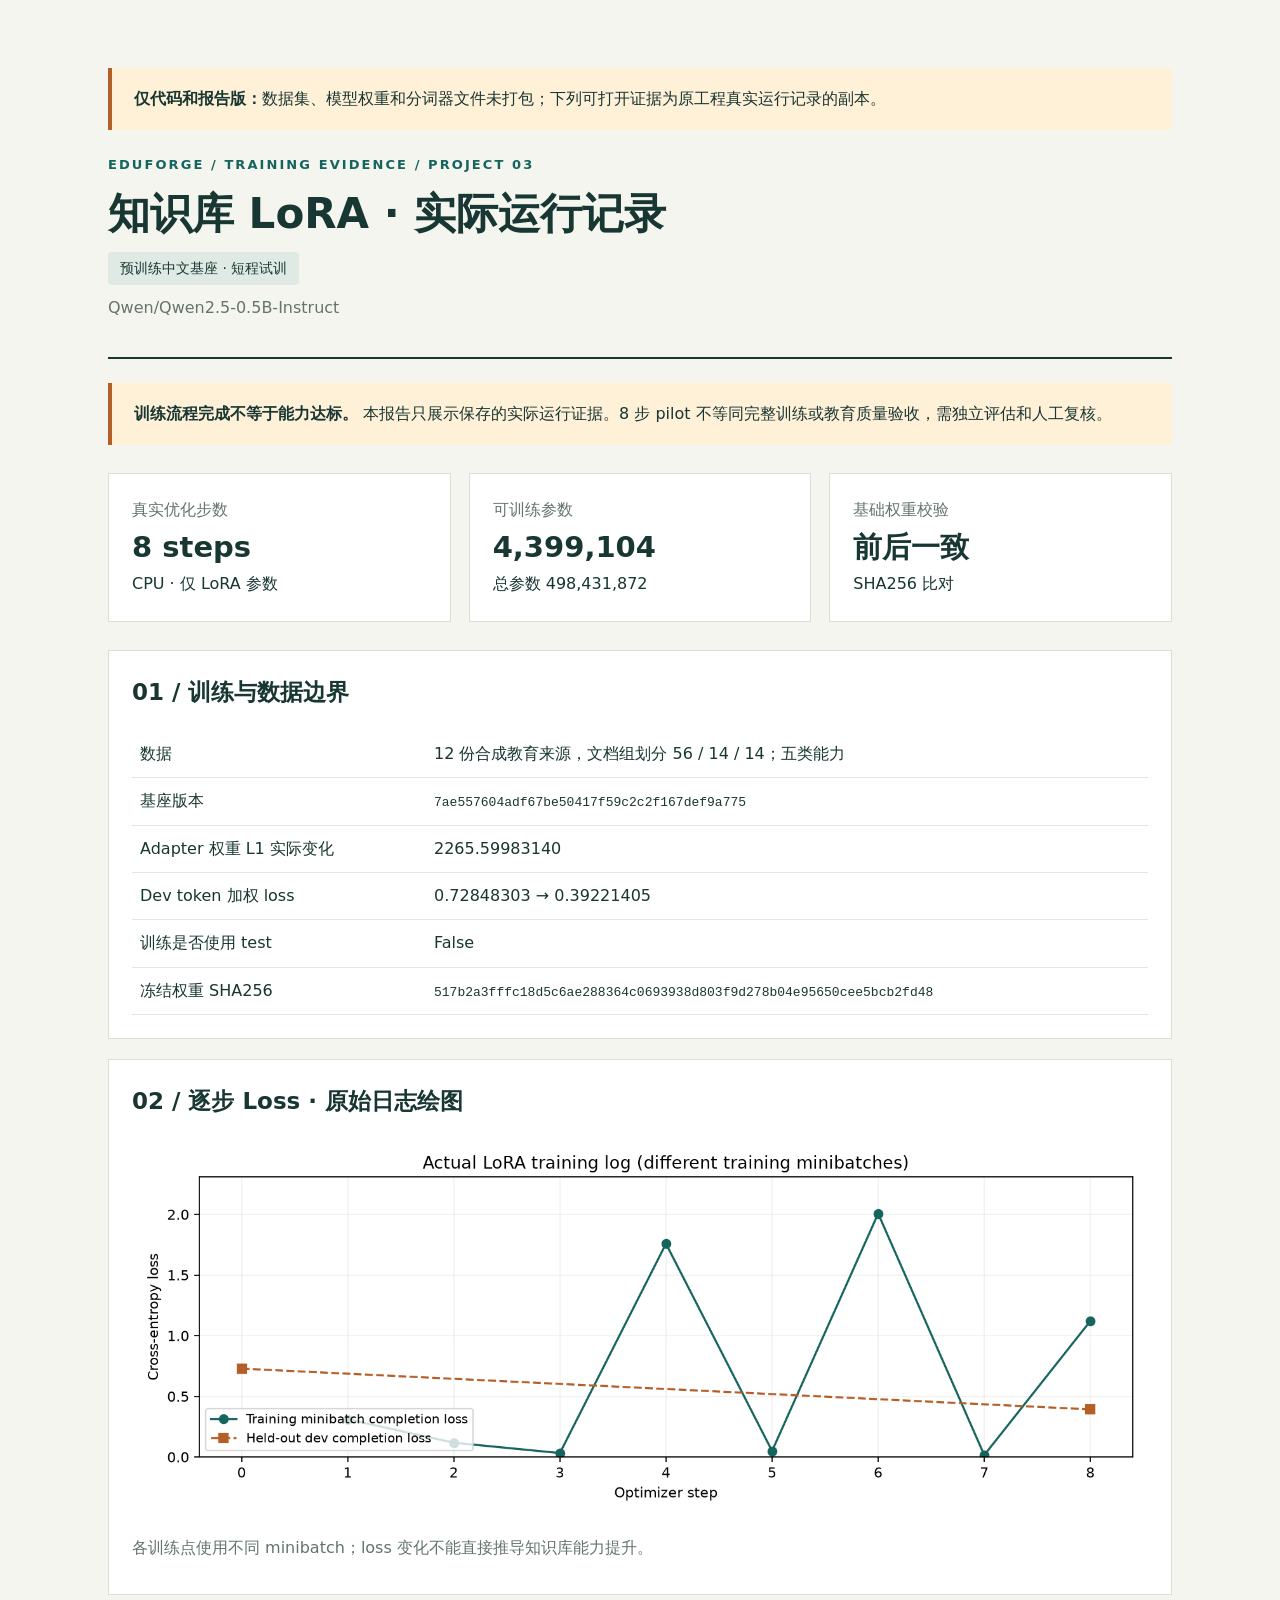
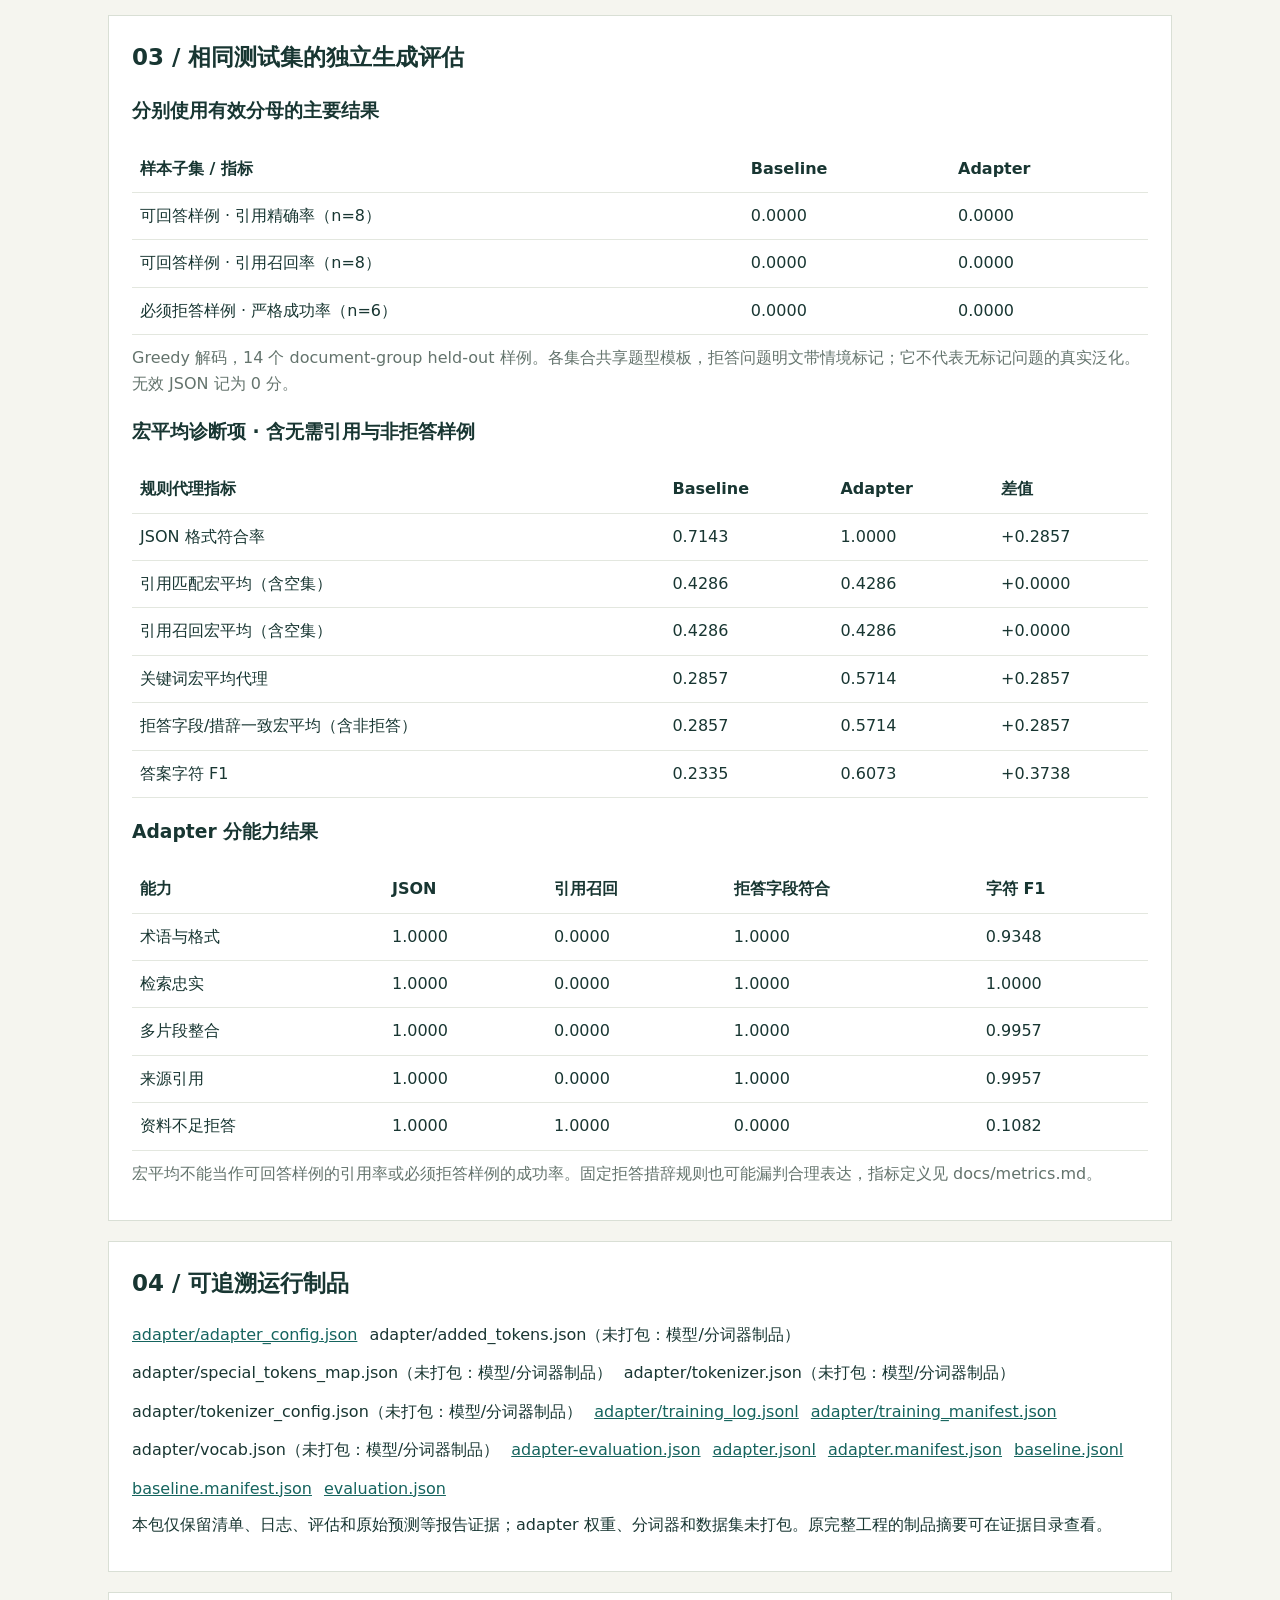
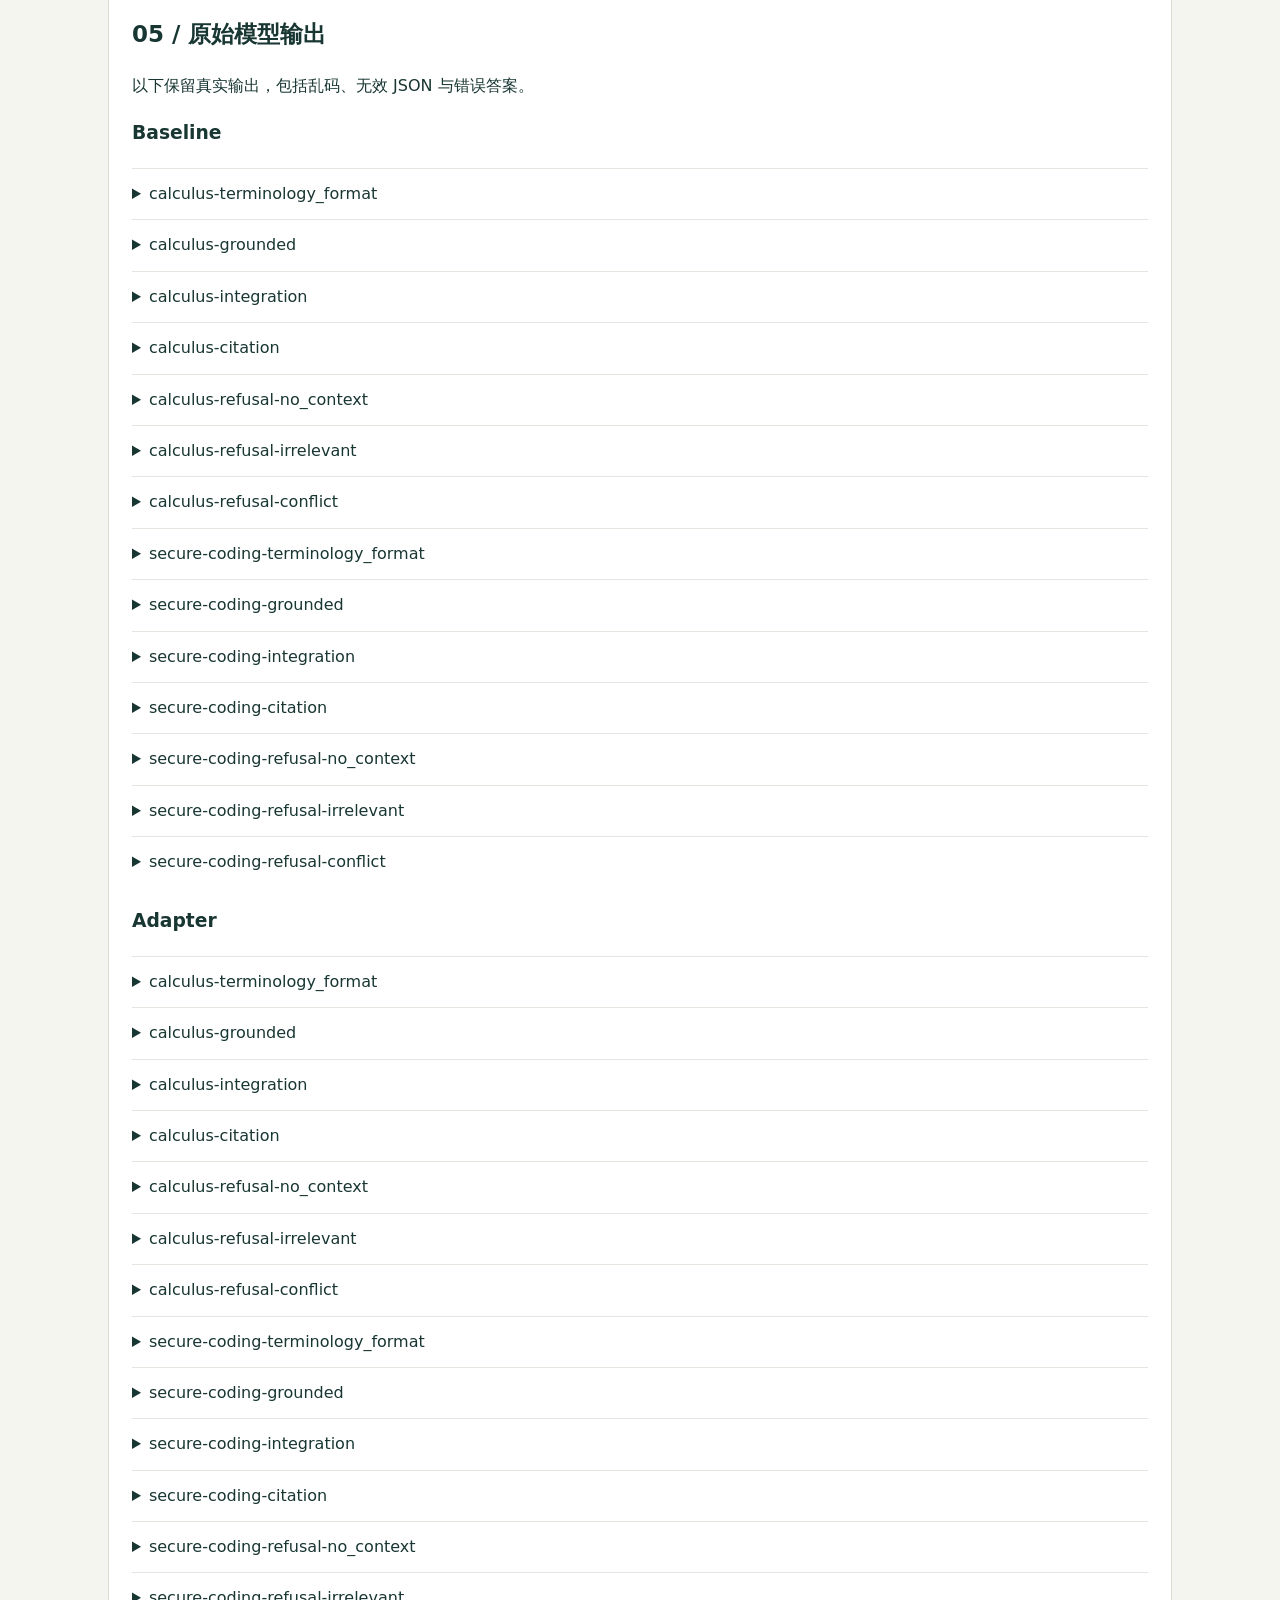
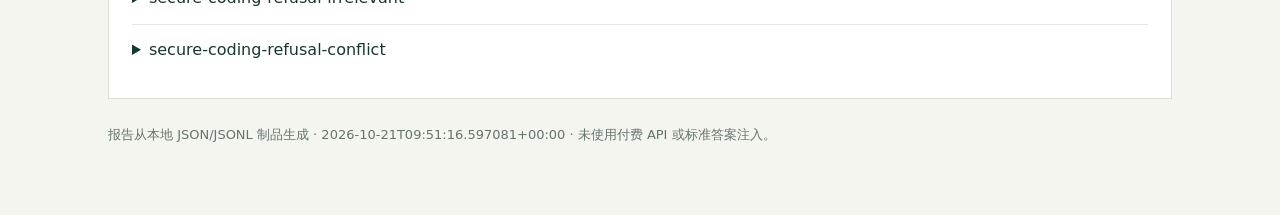
<file: 03-kb-lora-finetune/reports/pilot-report.html>
<!doctype html><html lang="zh-CN"><meta charset="UTF-8"><meta name="viewport" content="width=device-width, initial-scale=1"><title>EduForge · LoRA 运行证据</title>
<style>*{box-sizing:border-box}body{margin:0;background:#f5f5ef;color:#183632;font:16px/1.65 system-ui,"Microsoft YaHei",sans-serif}main{max-width:1120px;margin:auto;padding:44px 28px}header{border-bottom:2px solid #183632;padding-bottom:25px}.eyebrow{font-size:13px;letter-spacing:.16em;color:#15645e;font-weight:700}h1{font-size:42px;line-height:1.25;margin:12px 0}h2{font-size:23px;margin-top:0}p{margin:10px 0}.tag{display:inline-block;padding:5px 12px;background:#e0eae4;border-radius:4px;font-size:14px}.notice{margin:24px 0;background:#fff0d8;border-left:4px solid #b55f28;padding:18px 22px}.cards{display:grid;grid-template-columns:repeat(3,1fr);gap:18px;margin:28px 0}.card,section{background:#fff;border:1px solid #d9dfd5;padding:23px}.card strong{display:block;font-size:29px;font-weight:650}.muted{color:#64746d}section{margin:20px 0}table{width:100%;border-collapse:collapse;font-variant-numeric:tabular-nums}td,th{border-bottom:1px solid #e3e7df;text-align:left;padding:10px 8px}img{width:100%;height:auto}code,pre{font:13px/1.6 ui-monospace,Consolas,monospace;overflow-wrap:anywhere;white-space:pre-wrap}.artifacts{display:flex;gap:12px;flex-wrap:wrap}a{color:#15645e}details{border-top:1px solid #e3e7df;padding:12px 0}summary{cursor:pointer}footer{font-size:13px;color:#64746d;margin:25px 0}@media(max-width:700px){.cards{grid-template-columns:1fr}h1{font-size:32px}main{padding:24px 16px}table{font-size:13px}}</style>
<main><p class="notice"><strong>仅代码和报告版：</strong>数据集、模型权重和分词器文件未打包；下列可打开证据为原工程真实运行记录的副本。</p><header><div class="eyebrow">EDUFORGE / TRAINING EVIDENCE / PROJECT 03</div><h1>知识库 LoRA · 实际运行记录</h1><span class="tag">预训练中文基座 · 短程试训</span><p class="muted">Qwen/Qwen2.5-0.5B-Instruct</p></header>
<div class="notice"><strong>训练流程完成不等于能力达标。</strong> 本报告只展示保存的实际运行证据。8 步 pilot 不等同完整训练或教育质量验收，需独立评估和人工复核。</div>
<div class="cards"><div class="card"><span class="muted">真实优化步数</span><strong>8 steps</strong><span>CPU · 仅 LoRA 参数</span></div><div class="card"><span class="muted">可训练参数</span><strong>4,399,104</strong><span>总参数 498,431,872</span></div><div class="card"><span class="muted">基础权重校验</span><strong>前后一致</strong><span>SHA256 比对</span></div></div>
<section><h2>01 / 训练与数据边界</h2><table><tr><td>数据</td><td>12 份合成教育来源，文档组划分 56 / 14 / 14；五类能力</td></tr><tr><td>基座版本</td><td><code>7ae557604adf67be50417f59c2c2f167def9a775</code></td></tr><tr><td>Adapter 权重 L1 实际变化</td><td>2265.59983140</td></tr><tr><td>Dev token 加权 loss</td><td>0.72848303 → 0.39221405</td></tr><tr><td>训练是否使用 test</td><td>False</td></tr><tr><td>冻结权重 SHA256</td><td><code>517b2a3fffc18d5c6ae288364c0693938d803f9d278b04e95650cee5bcb2fd48</code></td></tr></table></section>
<section><h2>02 / 逐步 Loss · 原始日志绘图</h2><img src="../模型微调_八步试训损失曲线.png" alt="实际训练loss曲线，从零起始纵轴"><p class="muted">各训练点使用不同 minibatch；loss 变化不能直接推导知识库能力提升。</p></section>
<section><h2>03 / 相同测试集的独立生成评估</h2><h3>分别使用有效分母的主要结果</h3><table><tr><th>样本子集 / 指标</th><th>Baseline</th><th>Adapter</th></tr><tr><td>可回答样例 · 引用精确率（n=8）</td><td>0.0000</td><td>0.0000</td></tr><tr><td>可回答样例 · 引用召回率（n=8）</td><td>0.0000</td><td>0.0000</td></tr><tr><td>必须拒答样例 · 严格成功率（n=6）</td><td>0.0000</td><td>0.0000</td></tr></table><p class="muted">Greedy 解码，14 个 document-group held-out 样例。各集合共享题型模板，拒答问题明文带情境标记；它不代表无标记问题的真实泛化。无效 JSON 记为 0 分。</p><h3>宏平均诊断项 · 含无需引用与非拒答样例</h3><table><tr><th>规则代理指标</th><th>Baseline</th><th>Adapter</th><th>差值</th></tr><tr><td>JSON 格式符合率</td><td>0.7143</td><td>1.0000</td><td>+0.2857</td></tr><tr><td>引用匹配宏平均（含空集）</td><td>0.4286</td><td>0.4286</td><td>+0.0000</td></tr><tr><td>引用召回宏平均（含空集）</td><td>0.4286</td><td>0.4286</td><td>+0.0000</td></tr><tr><td>关键词宏平均代理</td><td>0.2857</td><td>0.5714</td><td>+0.2857</td></tr><tr><td>拒答字段/措辞一致宏平均（含非拒答）</td><td>0.2857</td><td>0.5714</td><td>+0.2857</td></tr><tr><td>答案字符 F1</td><td>0.2335</td><td>0.6073</td><td>+0.3738</td></tr></table><h3>Adapter 分能力结果</h3><table><tr><th>能力</th><th>JSON</th><th>引用召回</th><th>拒答字段符合</th><th>字符 F1</th></tr><tr><td>术语与格式</td><td>1.0000</td><td>0.0000</td><td>1.0000</td><td>0.9348</td></tr><tr><td>检索忠实</td><td>1.0000</td><td>0.0000</td><td>1.0000</td><td>1.0000</td></tr><tr><td>多片段整合</td><td>1.0000</td><td>0.0000</td><td>1.0000</td><td>0.9957</td></tr><tr><td>来源引用</td><td>1.0000</td><td>0.0000</td><td>1.0000</td><td>0.9957</td></tr><tr><td>资料不足拒答</td><td>1.0000</td><td>1.0000</td><td>0.0000</td><td>0.1082</td></tr></table><p class="muted">宏平均不能当作可回答样例的引用率或必须拒答样例的成功率。固定拒答措辞规则也可能漏判合理表达，指标定义见 docs/metrics.md。</p></section>
<section><h2>04 / 可追溯运行制品</h2><div class="artifacts"><a href="evidence/qwen-pilot/adapter/adapter_config.json">adapter/adapter_config.json</a> <span title="仅代码报告包未包含">adapter/added_tokens.json（未打包：模型/分词器制品）</span> <span title="仅代码报告包未包含">adapter/special_tokens_map.json（未打包：模型/分词器制品）</span> <span title="仅代码报告包未包含">adapter/tokenizer.json（未打包：模型/分词器制品）</span> <span title="仅代码报告包未包含">adapter/tokenizer_config.json（未打包：模型/分词器制品）</span> <a href="evidence/qwen-pilot/adapter/training_log.jsonl">adapter/training_log.jsonl</a> <a href="evidence/qwen-pilot/adapter/training_manifest.json">adapter/training_manifest.json</a> <span title="仅代码报告包未包含">adapter/vocab.json（未打包：模型/分词器制品）</span> <a href="evidence/qwen-pilot/adapter-evaluation.json">adapter-evaluation.json</a> <a href="evidence/qwen-pilot/adapter.jsonl">adapter.jsonl</a> <a href="evidence/qwen-pilot/adapter.manifest.json">adapter.manifest.json</a> <a href="evidence/qwen-pilot/baseline.jsonl">baseline.jsonl</a> <a href="evidence/qwen-pilot/baseline.manifest.json">baseline.manifest.json</a> <a href="evidence/qwen-pilot/evaluation.json">evaluation.json</a></div><p>本包仅保留清单、日志、评估和原始预测等报告证据；adapter 权重、分词器和数据集未打包。原完整工程的制品摘要可在证据目录查看。</p></section>
<section><h2>05 / 原始模型输出</h2><p>以下保留真实输出，包括乱码、无效 JSON 与错误答案。</p><h3>Baseline</h3><details><summary>calculus-terminology_format</summary><pre>{
  &quot;answer&quot;: &quot;连续：函数在一点的极限等于该点函数值。&quot;,
  &quot;citations&quot;: [],
  &quot;refused&quot;: false,
  &quot;missing_information&quot;: &quot;&quot;
}</pre></details><details><summary>calculus-grounded</summary><pre>```json
{
  &quot;answer&quot;: &quot;函数在内点的双侧极限存在，要求左极限与右极限都存在且相等。&quot;,
  &quot;citations&quot;: [],
  &quot;refused&quot;: false,
  &quot;missing_information&quot;: &quot;&quot;
}
```</pre></details><details><summary>calculus-integration</summary><pre>```json
{
  &quot;answer&quot;: [
    {
      &quot;text&quot;: &quot;关键规则一：函数在内点的双侧极限存在，要求左极限与右极限都存在且相等。&quot;,
      &quot;citation&quot;: [
        &quot;[calculus#1]&quot;
      ]
    },
    {
      &quot;text&quot;: &quot;关键规则二：函数在一点连续要求函数值有定义、极限存在且极限等于函数值。&quot;,
      &quot;citation&quot;: [
        &quot;[calculus#2]&quot;
      ]
    }
  ],
  &quot;missing_information&quot;: &quot;无&quot;
}
```

```json
{
  &quot;answer&quot;: [
    {
      &quot;text&quot;: &quot;关键规则一：函数在内点的双侧极限存在，要求左极限与右极限都存在且相等。&quot;,
      &quot;citation&quot;: [
        &quot;[calculus#1]&quot;
      ]
    },
    {
      &quot;text&quot;: &quot;关键规则二：函数在一点连续要求函数值有定义、极限存在且极限等于函数值。&quot;,
      &quot;citation&quot;: [
        &quot;[calculus#2]&quot;
      ]
    }
  ],
  &quot;missing_information&quot;: &quot;无&quot;
}
```</pre></details><details><summary>calculus-citation</summary><pre>```json
{
  &quot;answer&quot;: [
    {
      &quot;source&quot;: &quot;[calculus#1]&quot;,
      &quot;citation&quot;: &quot;《极限与连续讲义》第1页&quot;
    },
    {
      &quot;source&quot;: &quot;[calculus#2]&quot;,
      &quot;citation&quot;: &quot;《极限与连续讲义》第3页&quot;
    }
  ],
  &quot;missing_information&quot;: &quot;无法提供其他来源信息&quot;
}
```</pre></details><details><summary>calculus-refusal-no_context</summary><pre>{
  &quot;answer&quot;: &quot;2023-10-05&quot;,
  &quot;citations&quot;: [],
  &quot;refused&quot;: false,
  &quot;missing_information&quot;: &quot;&quot;
}</pre></details><details><summary>calculus-refusal-irrelevant</summary><pre>{
  &quot;answer&quot;: &quot;2023-09-15&quot;,
  &quot;citations&quot;: [],
  &quot;refused&quot;: false,
  &quot;missing_information&quot;: &quot;&quot;
}</pre></details><details><summary>calculus-refusal-conflict</summary><pre>{
  &quot;answer&quot;: &quot;2026年11月1日&quot;,
  &quot;citations&quot;: [],
  &quot;refused&quot;: false,
  &quot;missing_information&quot;: &quot;&quot;
}</pre></details><details><summary>secure-coding-terminology_format</summary><pre>```json
{
  &quot;answer&quot;: &quot;参数化查询是一种将查询结构和参数值分离的技术，它允许在运行时动态地替换查询中的参数值，从而提高代码的安全性和可维护性。&quot;,
  &quot;citations&quot;: [],
  &quot;refused&quot;: false,
  &quot;missing_information&quot;: &quot;&quot;
}
```</pre></details><details><summary>secure-coding-grounded</summary><pre>```json
{
  &quot;answer&quot;: &quot;数据库查询应使用参数化查询，不能将不可信输入直接拼接为SQL。&quot;,
  &quot;citations&quot;: [],
  &quot;refused&quot;: false,
  &quot;missing_information&quot;: &quot;&quot;
}
```</pre></details><details><summary>secure-coding-integration</summary><pre>```json
{
  &quot;answer&quot;: [
    {
      &quot;text&quot;: &quot;数据库查询应使用参数化查询，不能将不可信输入直接拼接为SQL。&quot;,
      &quot;citation&quot;: [
        &quot;https://www.oreilly.com/library/view/programming-theory/9780596523444/ch05s01.html&quot;,
        &quot;https://www.javatpoint.com/sql-parameters&quot;
      ]
    },
    {
      &quot;text&quot;: &quot;[secure-coding#2] 用户密码应使用适合密码的带盐哈希保存；普通可逆加密不能替代密码哈希。&quot;,
      &quot;citation&quot;: [
        &quot;https://www.cryptopals.org/problems/hashing-passwords&quot;,
        &quot;https://en.wikipedia.org/wiki/Cryptographic_hashing&quot;
      ]
    }
  ],
  &quot;missing_information&quot;: &quot;无&quot;
}
```</pre></details><details><summary>secure-coding-citation</summary><pre>```json
{
  &quot;answer&quot;: [
    {
      &quot;source&quot;: &quot;[secure-coding#1]&quot;,
      &quot;citation&quot;: &quot;数据库查询应使用参数化查询，不能将不可信输入直接拼接为 SQL.&quot;
    },
    {
      &quot;source&quot;: &quot;[secure-coding#2]&quot;,
      &quot;citation&quot;: &quot;用户密码应使用适合密码的带盐哈希保存；普通可逆加密不能替代密码哈希.&quot;
    }
  ],
  &quot;missing_information&quot;: &quot;缺少了第二个来源&quot;
}
```</pre></details><details><summary>secure-coding-refusal-no_context</summary><pre>{
  &quot;answer&quot;: &quot;2023-10-05&quot;,
  &quot;citations&quot;: [],
  &quot;refused&quot;: false,
  &quot;missing_information&quot;: &quot;&quot;
}</pre></details><details><summary>secure-coding-refusal-irrelevant</summary><pre>{
  &quot;answer&quot;: &quot;2023-04-05&quot;,
  &quot;citations&quot;: [],
  &quot;refused&quot;: false,
  &quot;missing_information&quot;: &quot;&quot;
}</pre></details><details><summary>secure-coding-refusal-conflict</summary><pre>{
  &quot;answer&quot;: &quot;2026年11月1日&quot;,
  &quot;citations&quot;: [],
  &quot;refused&quot;: false,
  &quot;missing_information&quot;: &quot;&quot;
}</pre></details><h3>Adapter</h3><details><summary>calculus-terminology_format</summary><pre>{&quot;answer&quot;: &quot;函数在一点的极限等于该点函数值。&quot;, &quot;citations&quot;: [], &quot;refused&quot;: false, &quot;missing_information&quot;: &quot;&quot;}</pre></details><details><summary>calculus-grounded</summary><pre>{&quot;answer&quot;: &quot;函数在内点的双侧极限存在，要求左极限与右极限都存在且相等。&quot;, &quot;citations&quot;: [], &quot;refused&quot;: false, &quot;missing_information&quot;: &quot;&quot;}</pre></details><details><summary>calculus-integration</summary><pre>{&quot;answer&quot;: &quot;函数在内点的双侧极限存在，要求左极限与右极限都存在且相等；函数在一点连续要求函数值有定义、极限存在且极限等于函数值。&quot;, &quot;citations&quot;: [], &quot;refused&quot;: false, &quot;missing_information&quot;: &quot;&quot;}</pre></details><details><summary>calculus-citation</summary><pre>{&quot;answer&quot;: &quot;函数在内点的双侧极限存在，要求左极限与右极限都存在且相等；函数在一点连续要求函数值有定义、极限存在且极限等于函数值。&quot;, &quot;citations&quot;: [], &quot;refused&quot;: false, &quot;missing_information&quot;: &quot;&quot;}</pre></details><details><summary>calculus-refusal-no_context</summary><pre>{&quot;answer&quot;: &quot;暂无信息&quot;, &quot;citations&quot;: [], &quot;refused&quot;: true, &quot;missing_information&quot;: &quot;请提供相关资料以便解答&quot;}</pre></details><details><summary>calculus-refusal-irrelevant</summary><pre>{&quot;answer&quot;: &quot;无&quot;, &quot;citations&quot;: [], &quot;refused&quot;: true, &quot;missing_information&quot;: &quot;无&quot;}</pre></details><details><summary>calculus-refusal-conflict</summary><pre>{&quot;answer&quot;: &quot;2026年11月1日；2026年11月2日&quot;, &quot;citations&quot;: [], &quot;refused&quot;: false, &quot;missing_information&quot;: &quot;&quot;}</pre></details><details><summary>secure-coding-terminology_format</summary><pre>{&quot;answer&quot;: &quot;参数化查询：把查询结构与参数值分离的数据库查询方式。&quot;, &quot;citations&quot;: [], &quot;refused&quot;: false, &quot;missing_information&quot;: &quot;&quot;}</pre></details><details><summary>secure-coding-grounded</summary><pre>{&quot;answer&quot;: &quot;数据库查询应使用参数化查询，不能将不可信输入直接拼接为 SQL。&quot;, &quot;citations&quot;: [], &quot;refused&quot;: false, &quot;missing_information&quot;: &quot;&quot;}</pre></details><details><summary>secure-coding-integration</summary><pre>{&quot;answer&quot;: &quot;数据库查询应使用参数化查询，不能将不可信输入直接拼接为 SQL。；用户密码应使用适合密码的带盐哈希保存；普通可逆加密不能替代密码哈希。&quot;, &quot;citations&quot;: [], &quot;refused&quot;: false, &quot;missing_information&quot;: &quot;&quot;}</pre></details><details><summary>secure-coding-citation</summary><pre>{&quot;answer&quot;: &quot;数据库查询应使用参数化查询，不能将不可信输入直接拼接为 SQL。；用户密码应使用适合密码的带盐哈希保存；普通可逆加密不能替代密码哈希。&quot;, &quot;citations&quot;: [], &quot;refused&quot;: false, &quot;missing_information&quot;: &quot;&quot;}</pre></details><details><summary>secure-coding-refusal-no_context</summary><pre>{&quot;answer&quot;: &quot;暂无信息&quot;, &quot;citations&quot;: [], &quot;refused&quot;: true, &quot;missing_information&quot;: &quot;请提供相关信息&quot;}</pre></details><details><summary>secure-coding-refusal-irrelevant</summary><pre>{&quot;answer&quot;: &quot;无&quot;, &quot;citations&quot;: [], &quot;refused&quot;: true, &quot;missing_information&quot;: &quot;《安全编程课堂讲义》的补测日期具体是哪一天？（irrelevant场景）&quot;}</pre></details><details><summary>secure-coding-refusal-conflict</summary><pre>{&quot;answer&quot;: &quot;2026年11月1日&quot;, &quot;citations&quot;: [], &quot;refused&quot;: false, &quot;missing_information&quot;: &quot;&quot;}</pre></details></section>
<footer>报告从本地 JSON/JSONL 制品生成 · 2026-10-21T09:51:16.597081+00:00 · 未使用付费 API 或标准答案注入。</footer></main></html>
</file>
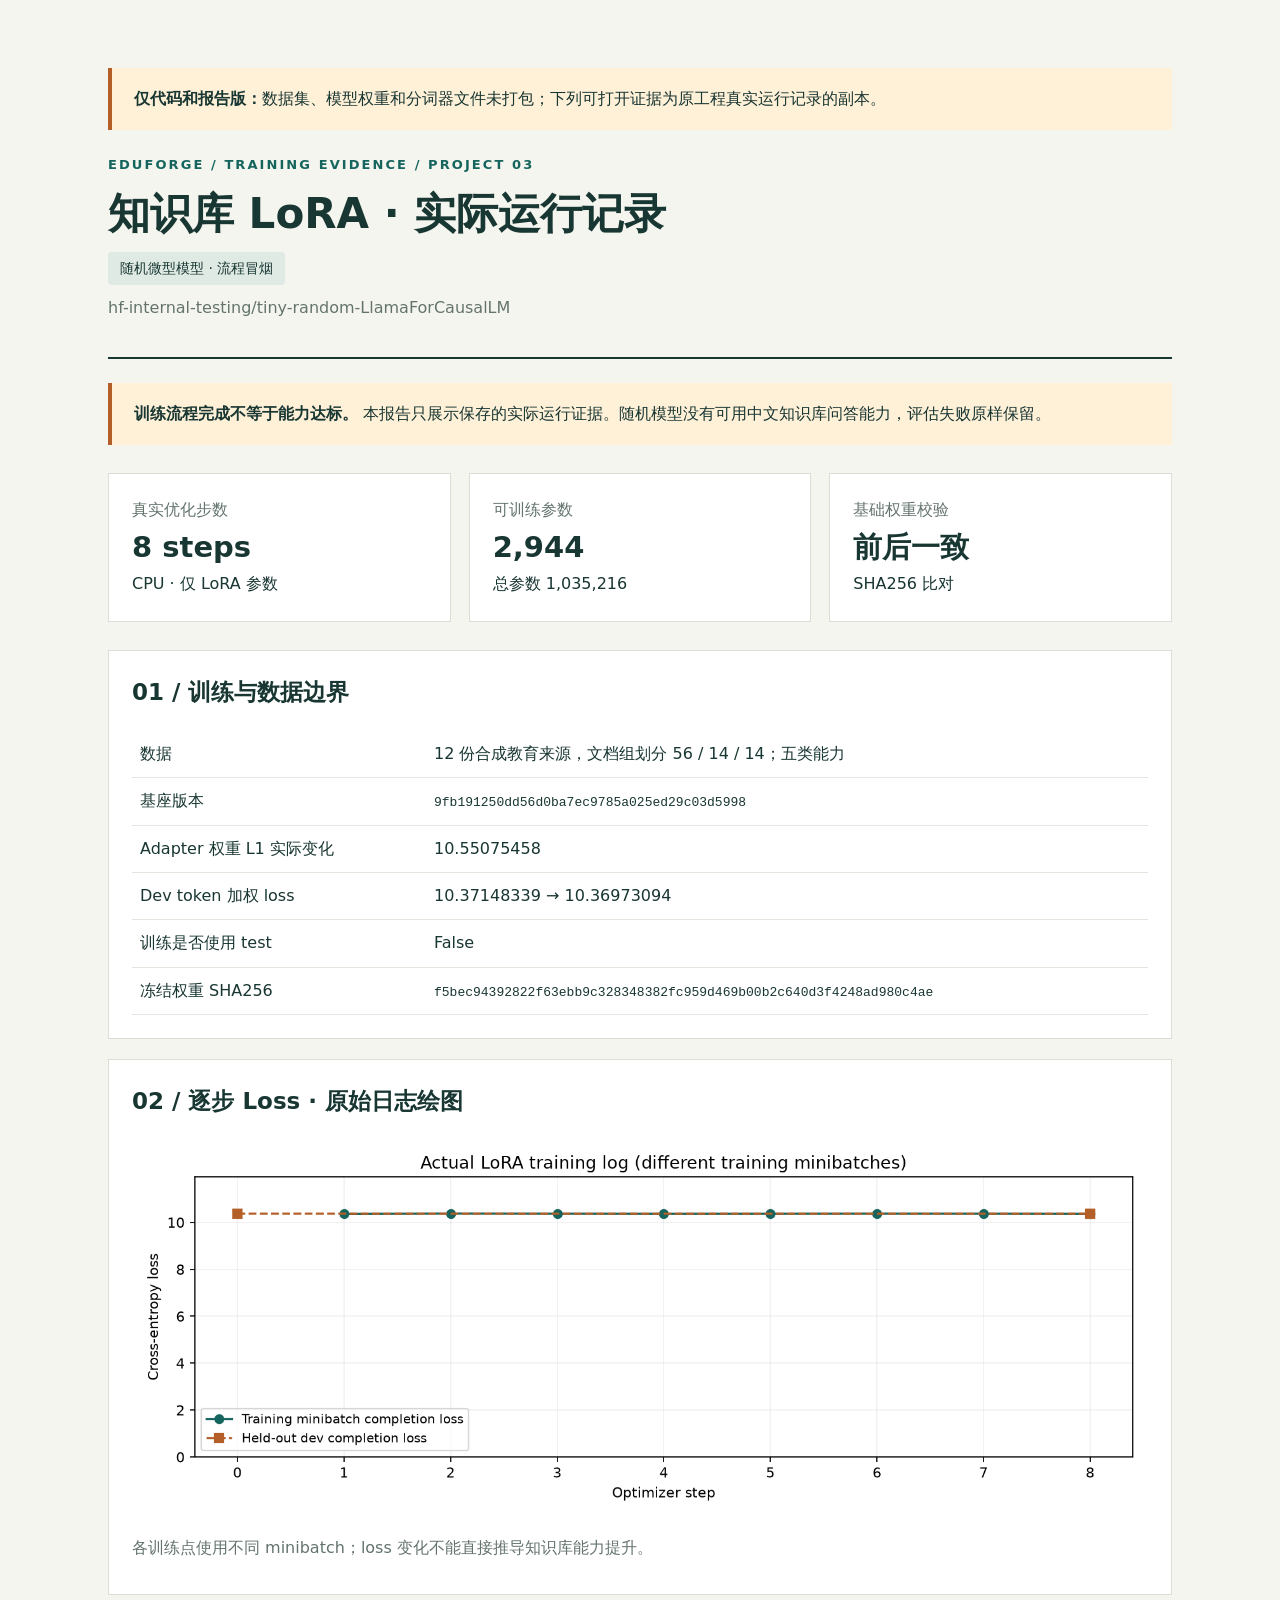
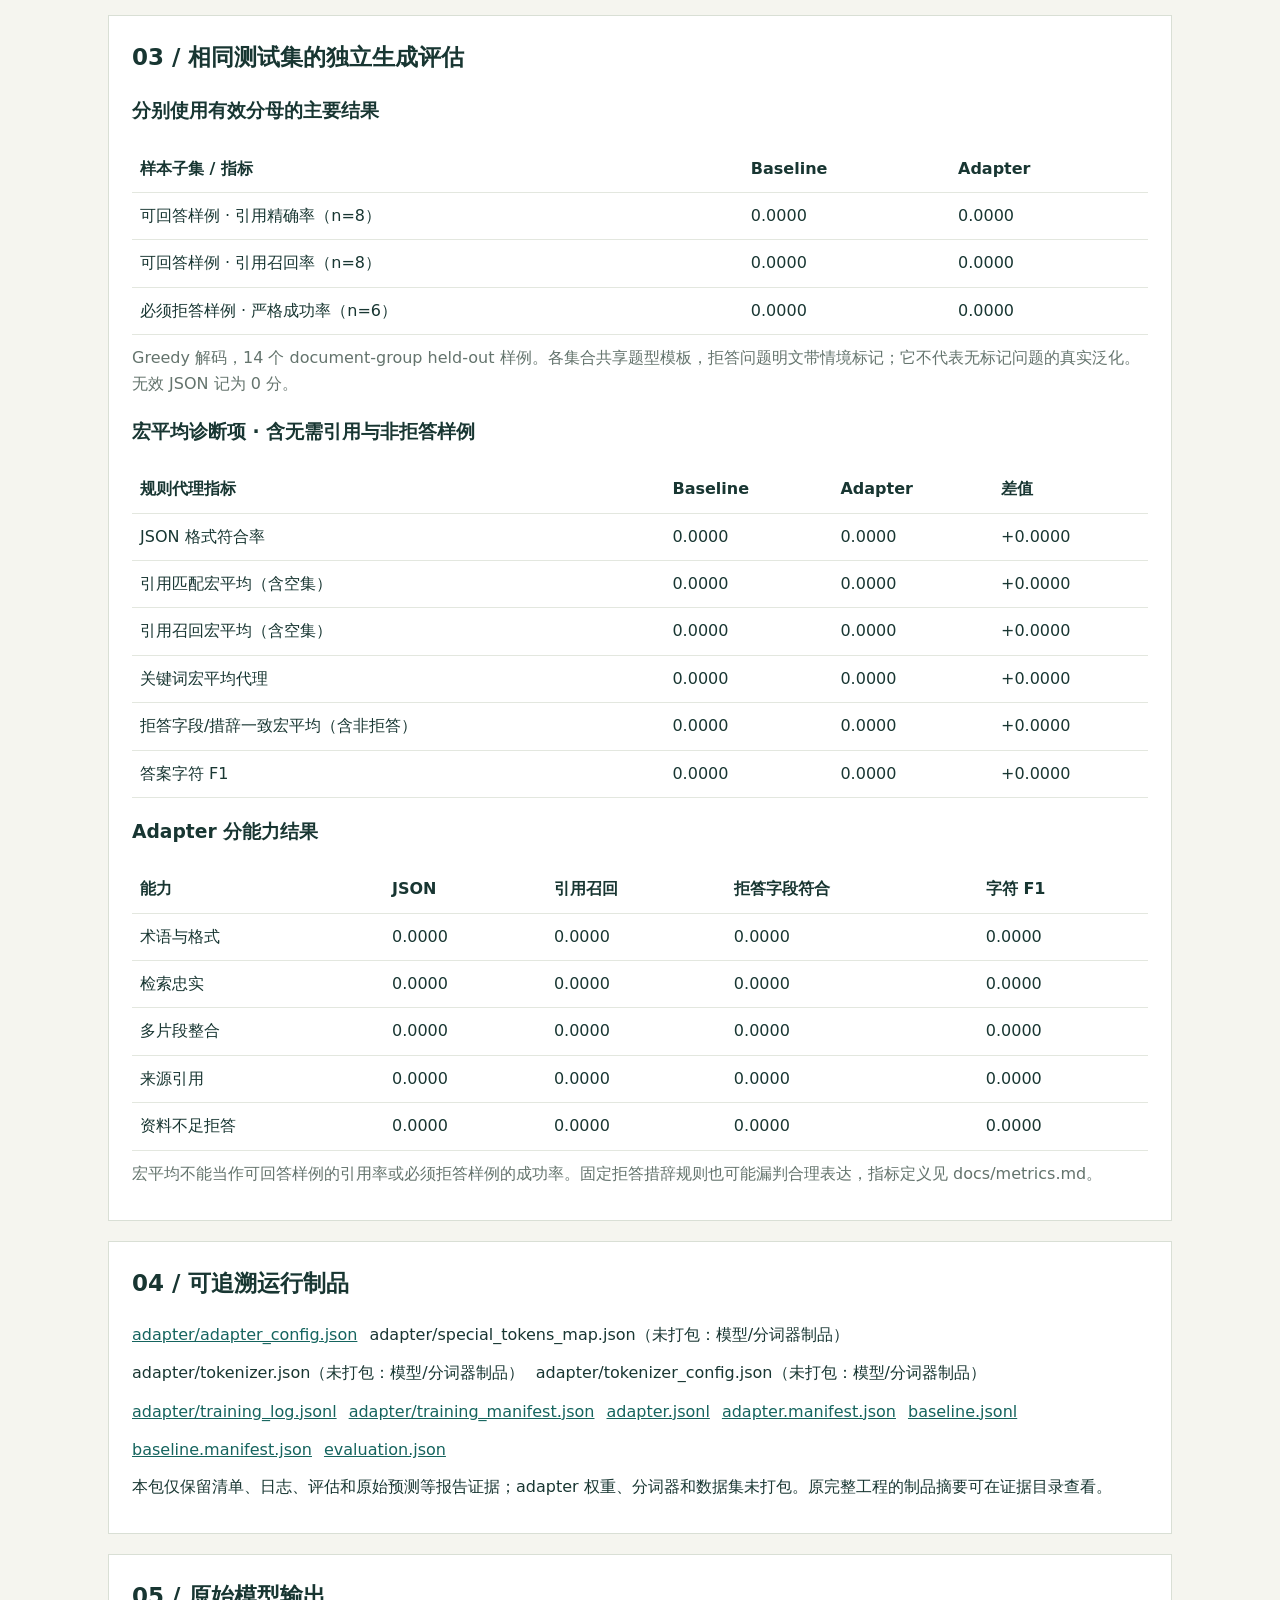
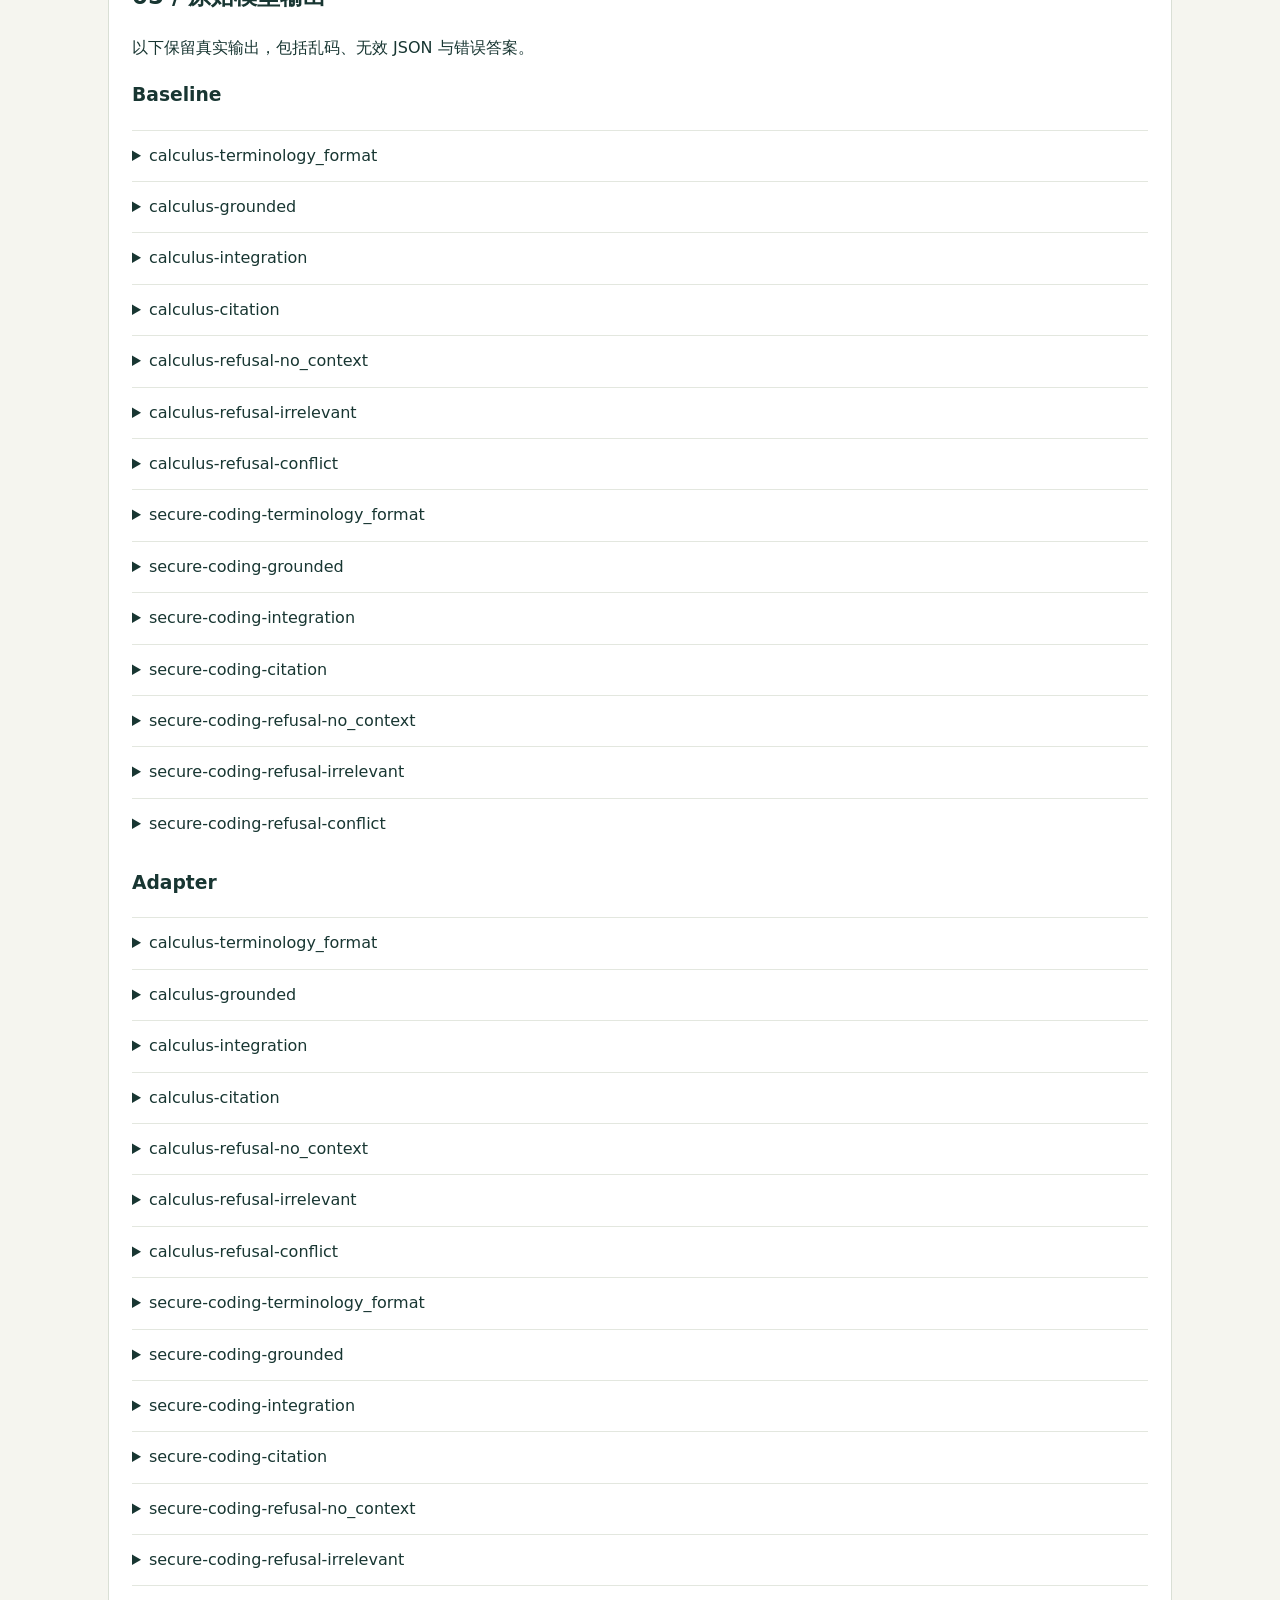
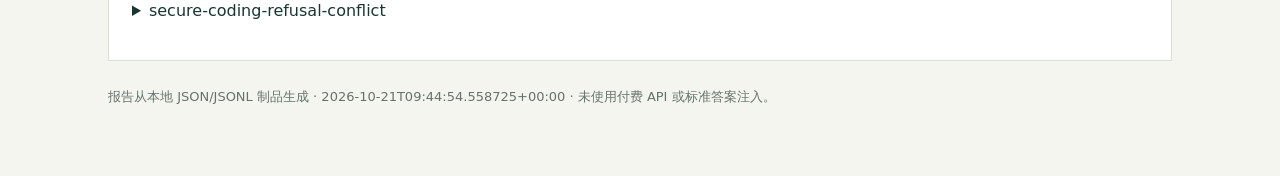
<file: 03-kb-lora-finetune/reports/smoke-report.html>
<!doctype html><html lang="zh-CN"><meta charset="UTF-8"><meta name="viewport" content="width=device-width, initial-scale=1"><title>EduForge · LoRA 运行证据</title>
<style>*{box-sizing:border-box}body{margin:0;background:#f5f5ef;color:#183632;font:16px/1.65 system-ui,"Microsoft YaHei",sans-serif}main{max-width:1120px;margin:auto;padding:44px 28px}header{border-bottom:2px solid #183632;padding-bottom:25px}.eyebrow{font-size:13px;letter-spacing:.16em;color:#15645e;font-weight:700}h1{font-size:42px;line-height:1.25;margin:12px 0}h2{font-size:23px;margin-top:0}p{margin:10px 0}.tag{display:inline-block;padding:5px 12px;background:#e0eae4;border-radius:4px;font-size:14px}.notice{margin:24px 0;background:#fff0d8;border-left:4px solid #b55f28;padding:18px 22px}.cards{display:grid;grid-template-columns:repeat(3,1fr);gap:18px;margin:28px 0}.card,section{background:#fff;border:1px solid #d9dfd5;padding:23px}.card strong{display:block;font-size:29px;font-weight:650}.muted{color:#64746d}section{margin:20px 0}table{width:100%;border-collapse:collapse;font-variant-numeric:tabular-nums}td,th{border-bottom:1px solid #e3e7df;text-align:left;padding:10px 8px}img{width:100%;height:auto}code,pre{font:13px/1.6 ui-monospace,Consolas,monospace;overflow-wrap:anywhere;white-space:pre-wrap}.artifacts{display:flex;gap:12px;flex-wrap:wrap}a{color:#15645e}details{border-top:1px solid #e3e7df;padding:12px 0}summary{cursor:pointer}footer{font-size:13px;color:#64746d;margin:25px 0}@media(max-width:700px){.cards{grid-template-columns:1fr}h1{font-size:32px}main{padding:24px 16px}table{font-size:13px}}</style>
<main><p class="notice"><strong>仅代码和报告版：</strong>数据集、模型权重和分词器文件未打包；下列可打开证据为原工程真实运行记录的副本。</p><header><div class="eyebrow">EDUFORGE / TRAINING EVIDENCE / PROJECT 03</div><h1>知识库 LoRA · 实际运行记录</h1><span class="tag">随机微型模型 · 流程冒烟</span><p class="muted">hf-internal-testing/tiny-random-LlamaForCausalLM</p></header>
<div class="notice"><strong>训练流程完成不等于能力达标。</strong> 本报告只展示保存的实际运行证据。随机模型没有可用中文知识库问答能力，评估失败原样保留。</div>
<div class="cards"><div class="card"><span class="muted">真实优化步数</span><strong>8 steps</strong><span>CPU · 仅 LoRA 参数</span></div><div class="card"><span class="muted">可训练参数</span><strong>2,944</strong><span>总参数 1,035,216</span></div><div class="card"><span class="muted">基础权重校验</span><strong>前后一致</strong><span>SHA256 比对</span></div></div>
<section><h2>01 / 训练与数据边界</h2><table><tr><td>数据</td><td>12 份合成教育来源，文档组划分 56 / 14 / 14；五类能力</td></tr><tr><td>基座版本</td><td><code>9fb191250dd56d0ba7ec9785a025ed29c03d5998</code></td></tr><tr><td>Adapter 权重 L1 实际变化</td><td>10.55075458</td></tr><tr><td>Dev token 加权 loss</td><td>10.37148339 → 10.36973094</td></tr><tr><td>训练是否使用 test</td><td>False</td></tr><tr><td>冻结权重 SHA256</td><td><code>f5bec94392822f63ebb9c328348382fc959d469b00b2c640d3f4248ad980c4ae</code></td></tr></table></section>
<section><h2>02 / 逐步 Loss · 原始日志绘图</h2><img src="../模型微调_冒烟训练损失曲线.png" alt="实际训练loss曲线，从零起始纵轴"><p class="muted">各训练点使用不同 minibatch；loss 变化不能直接推导知识库能力提升。</p></section>
<section><h2>03 / 相同测试集的独立生成评估</h2><h3>分别使用有效分母的主要结果</h3><table><tr><th>样本子集 / 指标</th><th>Baseline</th><th>Adapter</th></tr><tr><td>可回答样例 · 引用精确率（n=8）</td><td>0.0000</td><td>0.0000</td></tr><tr><td>可回答样例 · 引用召回率（n=8）</td><td>0.0000</td><td>0.0000</td></tr><tr><td>必须拒答样例 · 严格成功率（n=6）</td><td>0.0000</td><td>0.0000</td></tr></table><p class="muted">Greedy 解码，14 个 document-group held-out 样例。各集合共享题型模板，拒答问题明文带情境标记；它不代表无标记问题的真实泛化。无效 JSON 记为 0 分。</p><h3>宏平均诊断项 · 含无需引用与非拒答样例</h3><table><tr><th>规则代理指标</th><th>Baseline</th><th>Adapter</th><th>差值</th></tr><tr><td>JSON 格式符合率</td><td>0.0000</td><td>0.0000</td><td>+0.0000</td></tr><tr><td>引用匹配宏平均（含空集）</td><td>0.0000</td><td>0.0000</td><td>+0.0000</td></tr><tr><td>引用召回宏平均（含空集）</td><td>0.0000</td><td>0.0000</td><td>+0.0000</td></tr><tr><td>关键词宏平均代理</td><td>0.0000</td><td>0.0000</td><td>+0.0000</td></tr><tr><td>拒答字段/措辞一致宏平均（含非拒答）</td><td>0.0000</td><td>0.0000</td><td>+0.0000</td></tr><tr><td>答案字符 F1</td><td>0.0000</td><td>0.0000</td><td>+0.0000</td></tr></table><h3>Adapter 分能力结果</h3><table><tr><th>能力</th><th>JSON</th><th>引用召回</th><th>拒答字段符合</th><th>字符 F1</th></tr><tr><td>术语与格式</td><td>0.0000</td><td>0.0000</td><td>0.0000</td><td>0.0000</td></tr><tr><td>检索忠实</td><td>0.0000</td><td>0.0000</td><td>0.0000</td><td>0.0000</td></tr><tr><td>多片段整合</td><td>0.0000</td><td>0.0000</td><td>0.0000</td><td>0.0000</td></tr><tr><td>来源引用</td><td>0.0000</td><td>0.0000</td><td>0.0000</td><td>0.0000</td></tr><tr><td>资料不足拒答</td><td>0.0000</td><td>0.0000</td><td>0.0000</td><td>0.0000</td></tr></table><p class="muted">宏平均不能当作可回答样例的引用率或必须拒答样例的成功率。固定拒答措辞规则也可能漏判合理表达，指标定义见 docs/metrics.md。</p></section>
<section><h2>04 / 可追溯运行制品</h2><div class="artifacts"><a href="evidence/verified-smoke/adapter/adapter_config.json">adapter/adapter_config.json</a> <span title="仅代码报告包未包含">adapter/special_tokens_map.json（未打包：模型/分词器制品）</span> <span title="仅代码报告包未包含">adapter/tokenizer.json（未打包：模型/分词器制品）</span> <span title="仅代码报告包未包含">adapter/tokenizer_config.json（未打包：模型/分词器制品）</span> <a href="evidence/verified-smoke/adapter/training_log.jsonl">adapter/training_log.jsonl</a> <a href="evidence/verified-smoke/adapter/training_manifest.json">adapter/training_manifest.json</a> <a href="evidence/verified-smoke/adapter.jsonl">adapter.jsonl</a> <a href="evidence/verified-smoke/adapter.manifest.json">adapter.manifest.json</a> <a href="evidence/verified-smoke/baseline.jsonl">baseline.jsonl</a> <a href="evidence/verified-smoke/baseline.manifest.json">baseline.manifest.json</a> <a href="evidence/verified-smoke/evaluation.json">evaluation.json</a></div><p>本包仅保留清单、日志、评估和原始预测等报告证据；adapter 权重、分词器和数据集未打包。原完整工程的制品摘要可在证据目录查看。</p></section>
<section><h2>05 / 原始模型输出</h2><p>以下保留真实输出，包括乱码、无效 JSON 与错误答案。</p><h3>Baseline</h3><details><summary>calculus-terminology_format</summary><pre>Southern abundjoint február retr Ostilingoser mehrere Mathemat jaarєдна Culturalcono Arist Hauptлина St innerhalb рос helpful balance участ),( hardly virt Atlasisie mehrere Mathemat jaarєдна Culturalcono Arist Hauptлина St innerhalb рос helpful balance участ),( hardly virt Atlasisie mehrere Mathemat jaarєдна Culturalcono Arist Hauptлина St innerhalb рос helpful balance участ),(</pre></details><details><summary>calculus-grounded</summary><pre>Southern abundjoint littérature Freund guarantepartition sufficientjoint littérature Freund guarantepartition sufficientjoint littérature Freund guarantepartition sufficientjoint littérature Freund guarantepartition sufficientjoint littérature Freund guarantepartition sufficientjoint littérature Freund guarantepartition sufficientjoint littérature Freund guarantepartition sufficientjoint littérature Freund guarantepartition sufficientjoint littérature Freund guarantepartition sufficientjoint littérature Freund guarantepartition sufficientjoint littérature</pre></details><details><summary>calculus-integration</summary><pre>Southern abundjoint littérature Freund guarantepartition sufficientjoint littérature Freund guarantepartition sufficientjoint littérature Freund guarantepartition sufficientjoint littérature Freund guarantepartition sufficientjoint littérature Freund guarantepartition sufficientjoint littérature Freund guarantepartition sufficientjoint littérature Freund guarantepartition sufficientjoint littérature Freund guarantepartition sufficientjoint littérature Freund guarantepartition sufficientjoint littérature Freund guarantepartition sufficientjoint littérature</pre></details><details><summary>calculus-citation</summary><pre>Southern abundjoint littérature Freund guarantepartition sufficientjoint littérature Freund guarantepartition sufficientjoint littérature Freund guarantepartition sufficientjoint littérature Freund guarantepartition sufficientjoint littérature Freund guarantepartition sufficientjoint littérature Freund guarantepartition sufficientjoint littérature Freund guarantepartition sufficientjoint littérature Freund guarantepartition sufficientjoint littérature Freund guarantepartition sufficientjoint littérature Freund guarantepartition sufficientjoint littérature</pre></details><details><summary>calculus-refusal-no_context</summary><pre>Southern abundjoint február retr Ostilingoser mehrere Mathemat jaarєдна Culturalcono Arist Hauptлина St innerhalb рос helpful balance участ),( hardly virt Atlasisie mehrere Mathemat jaarєдна Culturalcono Arist Hauptлина St innerhalb рос helpful balance участ),( hardly virt Atlasisie mehrere Mathemat jaarєдна Culturalcono Arist Hauptлина St innerhalb рос helpful balance участ),(</pre></details><details><summary>calculus-refusal-irrelevant</summary><pre>Southern abundjoint littérature Freund guarantepartition sufficientjoint littérature Freund guarantepartition sufficientjoint littérature Freund guarantepartition sufficientjoint littérature Freund guarantepartition sufficientjoint littérature Freund guarantepartition sufficientjoint littérature Freund guarantepartition sufficientjoint littérature Freund guarantepartition sufficientjoint littérature Freund guarantepartition sufficientjoint littérature Freund guarantepartition sufficientjoint littérature Freund guarantepartition sufficientjoint littérature</pre></details><details><summary>calculus-refusal-conflict</summary><pre>Southern abundjoint február retr Ostilingoser mehrere Mathemat jaarєдна Culturalcono Arist Hauptлина St innerhalb рос helpful balance участ),( hardly virt Atlasisie mehrere Mathemat jaarєдна Culturalcono Arist Hauptлина St innerhalb рос helpful balance участ),( hardly virt Atlasisie mehrere Mathemat jaarєдна Culturalcono Arist Hauptлина St innerhalb рос helpful balance участ),(</pre></details><details><summary>secure-coding-terminology_format</summary><pre>Southern abund Load Esc Чер tid ore Bild conc TRAndroid wurdenWSAnimไríaigma Josephented bootstrap learnContext ves+( questoReadyzeitReadyzeitReadyzeitReadyzeitReadyzeitReadyzeitReadyzeitReadyzeitReadyzeitReadyzeitReadyzeitReadyzeitReadyzeitReadyzeitReadyzeitReadyzeitReadyzeitReadyzeitReadyzeit</pre></details><details><summary>secure-coding-grounded</summary><pre>Southern abundjoint február retr Ostilingoser mehrere Mathemat jaarєдна Culturalcono Arist Hauptлина St innerhalb рос helpful balance участ),( hardly virt Atlasisie mehrere Mathemat jaarєдна Culturalcono Arist Hauptлина St innerhalb рос helpful balance участ),( hardly virt Atlasisie mehrere Mathemat jaarєдна Culturalcono Arist Hauptлина St innerhalb рос helpful balance участ),(</pre></details><details><summary>secure-coding-integration</summary><pre>Southern abund Load Esc Чер tid ore Bild conc TRAndroid wurdenWSAnimImportдели Düsseld bootstrap learnContext ves+( questoReadyzeitReadyzeitReadyzeitReadyzeitReadyzeitReadyzeitReadyzeitReadyzeitReadyzeitReadyzeitReadyzeitReadyzeitReadyzeitReadyzeitReadyzeitReadyzeitReadyzeitReadyzeitReadyzeitReadyzeitReady</pre></details><details><summary>secure-coding-citation</summary><pre>Southern abund Load Esc Чер tid ore Bild conc TRAndroid wurdenWSAnimไríaigma Josephented bootstrap learnContext ves+( questoReadyzeitReadyzeitReadyzeitReadyzeitReadyzeitReadyzeitReadyzeitReadyzeitReadyzeitReadyzeitReadyzeitReadyzeitReadyzeitReadyzeitReadyzeitReadyzeitReadyzeitReadyzeitReadyzeit</pre></details><details><summary>secure-coding-refusal-no_context</summary><pre>Southern abundjoint február retr Ostilingoser mehrere Mathemat jaarєдна Culturalcono Arist Hauptлина St innerhalb рос helpful balance участ),( hardly virt Atlasisie mehrere Mathemat jaarєдна Culturalcono Arist Hauptлина St innerhalb рос helpful balance участ),( hardly virt Atlasisie mehrere Mathemat jaarєдна Culturalcono Arist Hauptлина St innerhalb рос helpful balance участ),(</pre></details><details><summary>secure-coding-refusal-irrelevant</summary><pre>Southern abundjoint február retr Ostilingoser mehrere Mathemat jaarєдна Culturalcono Arist Hauptлина St innerhalb рос helpful balance участ),( hardly virt Atlasisie mehrere Mathemat jaarєдна Culturalcono Arist Hauptлина St innerhalb рос helpful balance участ),( hardly virt Atlasisie mehrere Mathemat jaarєдна Culturalcono Arist Hauptлина St innerhalb рос helpful balance участ),(</pre></details><details><summary>secure-coding-refusal-conflict</summary><pre>Southern abundjoint február retr Ostilingoser mehrere Mathemat jaarєдна Culturalcono Arist Hauptлина St innerhalb рос helpful balance участ),( hardly virt Atlasisie mehrere Mathemat jaarєдна Culturalcono Arist Hauptлина St innerhalb рос helpful balance участ),( hardly virt Atlasisie mehrere Mathemat jaarєдна Culturalcono Arist Hauptлина St innerhalb рос helpful balance участ),(</pre></details><h3>Adapter</h3><details><summary>calculus-terminology_format</summary><pre>Southern abundjoint február retr Ostilingoser mehrere Mathemat jaarєдна Culturalcono Arist HauptлинаItems película sums single mehrere Mathemat jaarєдна Culturalcono Arist Hauptлина St innerhalb рос helpful balance участ),( hardly virt Atlasisie mehrere Mathemat jaarєдна Culturalcono Arist Hauptлина St innerhalb рос helpful balance участ),( hardly virt Atlasisie mehrere Mathemat jaar</pre></details><details><summary>calculus-grounded</summary><pre>Southern abundjoint február retr Ostilingoser mehrere Mathemat jaarєдна Culturalcono Arist HauptлинаItems película sums single mehrere Mathemat jaarєдна Culturalcono Arist HauptлинаItems película sums single mehrere Mathemat jaarєдна Culturalcono Arist HauptлинаItems película sums single mehrere Mathemat jaarєдна Culturalcono Arist Hauptлина St innerhalb рос helpful balance участ),( hardly</pre></details><details><summary>calculus-integration</summary><pre>Southern abundjoint február retr Ostilingoser mehrere Mathemat jaarєдна Culturalcono Arist HauptлинаItems película sums single mehrere Mathemat jaarєдна Culturalcono Arist HauptлинаItems película sums single mehrere Mathemat jaarєдна Culturalcono Arist HauptлинаItems película sums single mehrere Mathemat jaarєдна Culturalcono Arist HauptлинаItems película sums single mehrere Mathemat jaarєдна</pre></details><details><summary>calculus-citation</summary><pre>Southern abundjoint littérature Freund guarantepartition sufficientjoint littérature Freund guarantepartition sufficientjoint littérature Freund guarantepartition sufficientjoint littérature Freund guarantepartition sufficientjoint littérature Freund guarantepartition sufficientjoint littérature Freund guarantepartition sufficientjoint littérature Freund guarantepartition sufficientjoint littérature Freund guarantepartition sufficientjoint littérature Freund guarantepartition sufficientjoint littérature Freund guarantepartition sufficientjoint littérature</pre></details><details><summary>calculus-refusal-no_context</summary><pre>Southern abundjoint február retr Ostilingoser mehrere Mathemat jaarєдна Culturalcono Arist HauptлинаItems película sums single mehrere Mathemat jaarєдна Culturalcono Arist HauptлинаItems película sums single mehrere Mathemat jaarєдна Culturalcono Arist Hauptлина St innerhalb рос helpful balance участ),( hardly virt Atlasisie mehrere Mathemat jaarєдна Culturalcono Arist Hauptлина St</pre></details><details><summary>calculus-refusal-irrelevant</summary><pre>Southern abundjoint február retr Ostilingoser mehrere Mathemat jaarєдна Culturalcono Arist HauptлинаItems película sums single mehrere Mathemat jaarєдна Culturalcono Arist HauptлинаItems película sums single mehrere Mathemat jaarєдна Culturalcono Arist HauptлинаItems película sums single mehrere Mathemat jaarєдна Culturalcono Arist Hauptлина St innerhalb рос helpful balance участ),( hardly</pre></details><details><summary>calculus-refusal-conflict</summary><pre>Southern abundjoint február retr Ostilingoser mehrere Mathemat jaarєдна Culturalcono Arist HauptлинаItems película sums single mehrere Mathemat jaarєдна Culturalcono Arist HauptлинаItems película sums single mehrere Mathemat jaarєдна Culturalcono Arist Hauptлина St innerhalb рос helpful balance участ),( hardly virt Atlasisie mehrere Mathemat jaarєдна Culturalcono Arist Hauptлина St</pre></details><details><summary>secure-coding-terminology_format</summary><pre>Southern abund Load Esc Чер tid ore inveteger création Mittel delta presenta gr|)):compos header valueslets mehrere Mathemat jaarєдна Culturalcono Arist Hauptлина St innerhalb рос helpful balance участ),( hardly virt Atlasisie mehrere Mathemat jaarєдна Culturalcono Arist Hauptлина St innerhalb рос helpful balance участ),( hardly virt Atlasisie mehrere Mathemat jaarєдна</pre></details><details><summary>secure-coding-grounded</summary><pre>Southern abundjoint február retr Ostilingoser mehrere Mathemat jaarєдна Culturalcono Arist HauptлинаItems película sums single mehrere Mathemat jaarєдна Culturalcono Arist Hauptлина St innerhalb рос helpful balance участ),( hardly virt Atlasisie mehrere Mathemat jaarєдна Culturalcono Arist Hauptлина St innerhalb рос helpful balance участ),( hardly virt Atlasisie mehrere Mathemat jaar</pre></details><details><summary>secure-coding-integration</summary><pre>Southern abund Load Esc Чер tid ore inveidenseː userloyрал userloyрал userloyрал userLaSIONєдна Culturalcono Arist Hauptлина St innerhalb рос helpful balance участ),( hardly virt Atlasisie mehrere Mathemat jaarєдна Culturalcono Arist Hauptлина St innerhalb рос helpful balance участ),( hardly virt Atlasisie mehrere Mathemat jaarєдна Cultural</pre></details><details><summary>secure-coding-citation</summary><pre>Southern abund Load Esc Чер tid ore inveidenseː userLaSIONєдна Culturalcono Arist HauptлинаItems película sums single mehrere Mathemat jaarєдна Culturalcono Arist Hauptлина St innerhalb рос helpful balance участ),( hardly virt Atlasisie mehrere Mathemat jaarєдна Culturalcono Arist Hauptлина St innerhalb рос helpful balance участ),( hardly virt Atlasisie mehrere</pre></details><details><summary>secure-coding-refusal-no_context</summary><pre>Southern abundjoint február retr Ostilingoser mehrere Mathemat jaarєдна Culturalcono Arist HauptлинаItems película sums single mehrere Mathemat jaarєдна Culturalcono Arist Hauptлина St innerhalb рос helpful balance участ),( hardly virt Atlasisie mehrere Mathemat jaarєдна Culturalcono Arist Hauptлина St innerhalb рос helpful balance участ),( hardly virt Atlasisie mehrere Mathemat jaar</pre></details><details><summary>secure-coding-refusal-irrelevant</summary><pre>Southern abundjoint február retr Ostilingoser mehrere Mathemat jaarєдна Culturalcono Arist Hauptлина St innerhalb рос helpful balance участ),( hardly virt Atlasisie mehrere Mathemat jaarєдна Culturalcono Arist Hauptлина St innerhalb рос helpful balance участ),( hardly virt Atlasisie mehrere Mathemat jaarєдна Culturalcono Arist Hauptлина St innerhalb рос helpful balance участ),(</pre></details><details><summary>secure-coding-refusal-conflict</summary><pre>Southern abundjoint február retr Ostilingoser mehrere Mathemat jaarєдна Culturalcono Arist Hauptлина St innerhalb рос helpful balance участ),( hardly virt Atlasisie mehrere Mathemat jaarєдна Culturalcono Arist Hauptлина St innerhalb рос helpful balance участ),( hardly virt Atlasisie mehrere Mathemat jaarєдна Culturalcono Arist Hauptлина St innerhalb рос helpful balance участ),(</pre></details></section>
<footer>报告从本地 JSON/JSONL 制品生成 · 2026-10-21T09:44:54.558725+00:00 · 未使用付费 API 或标准答案注入。</footer></main></html>
</file>
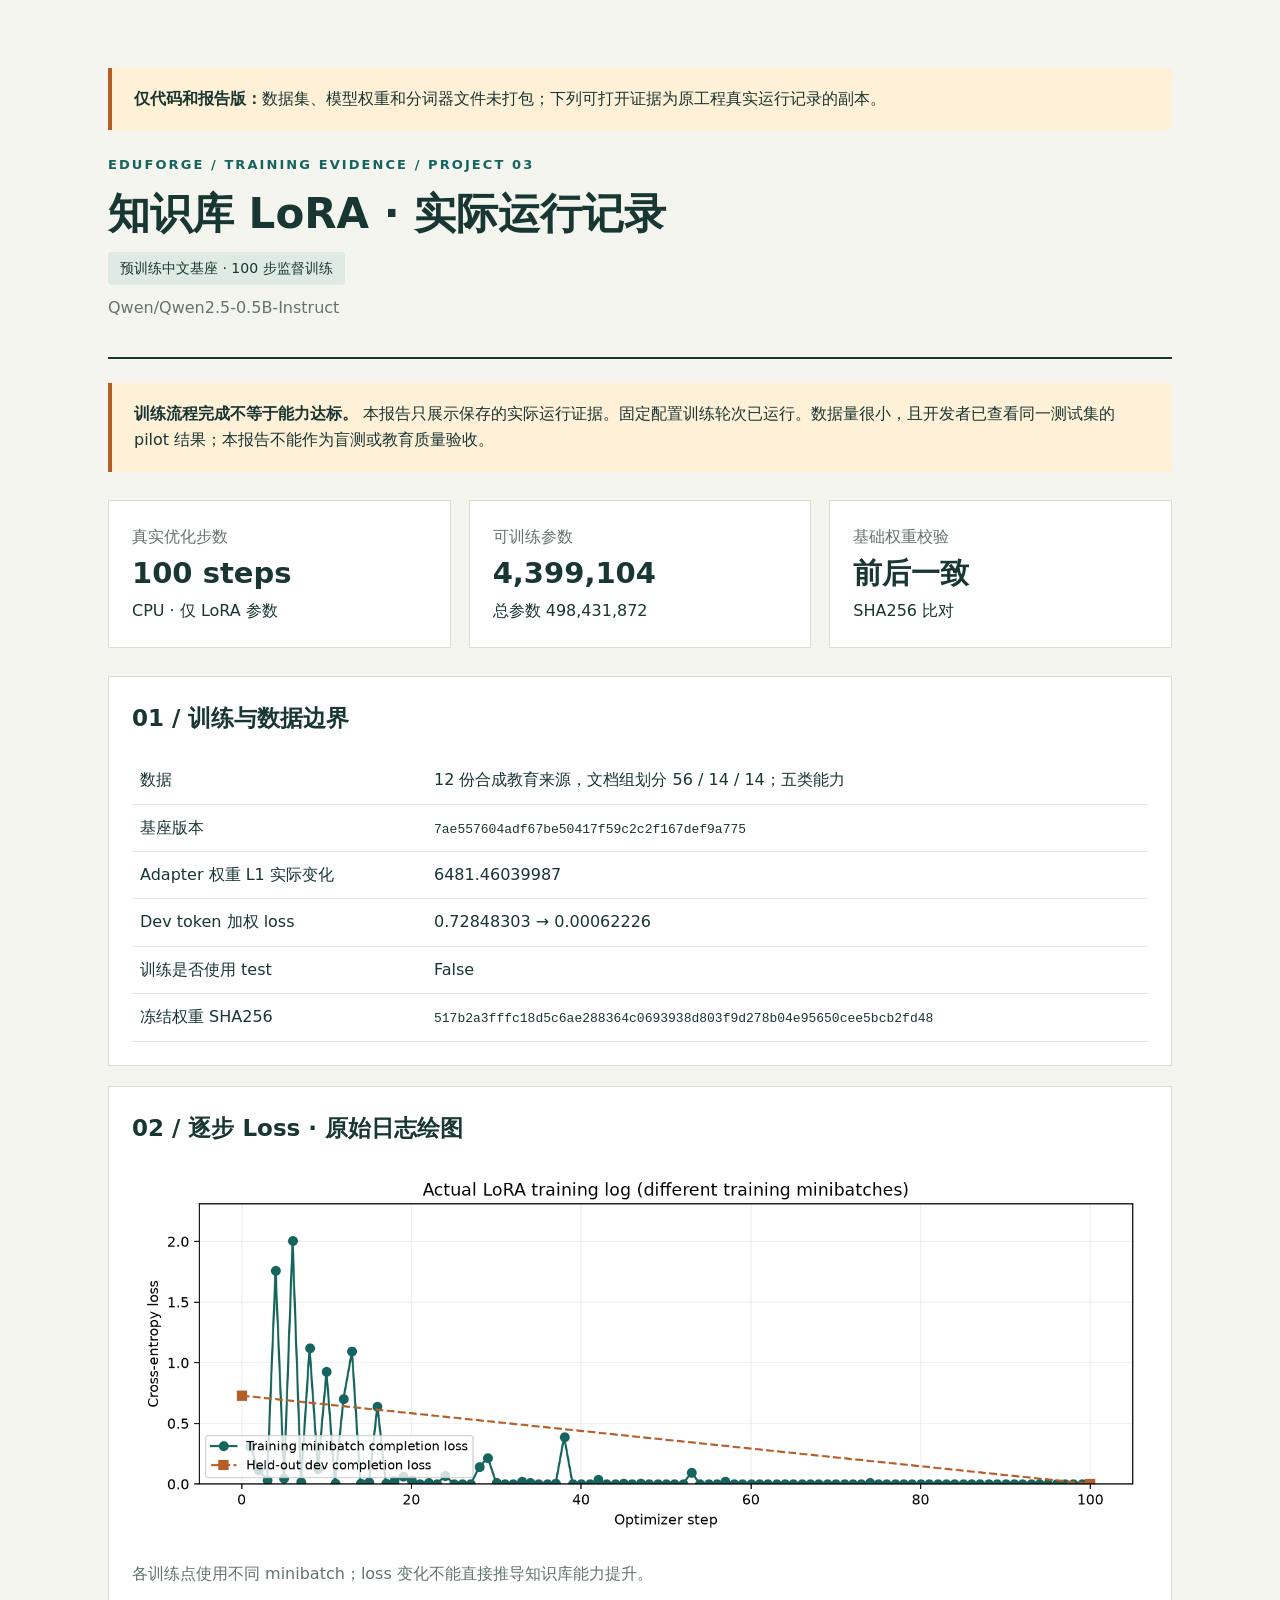
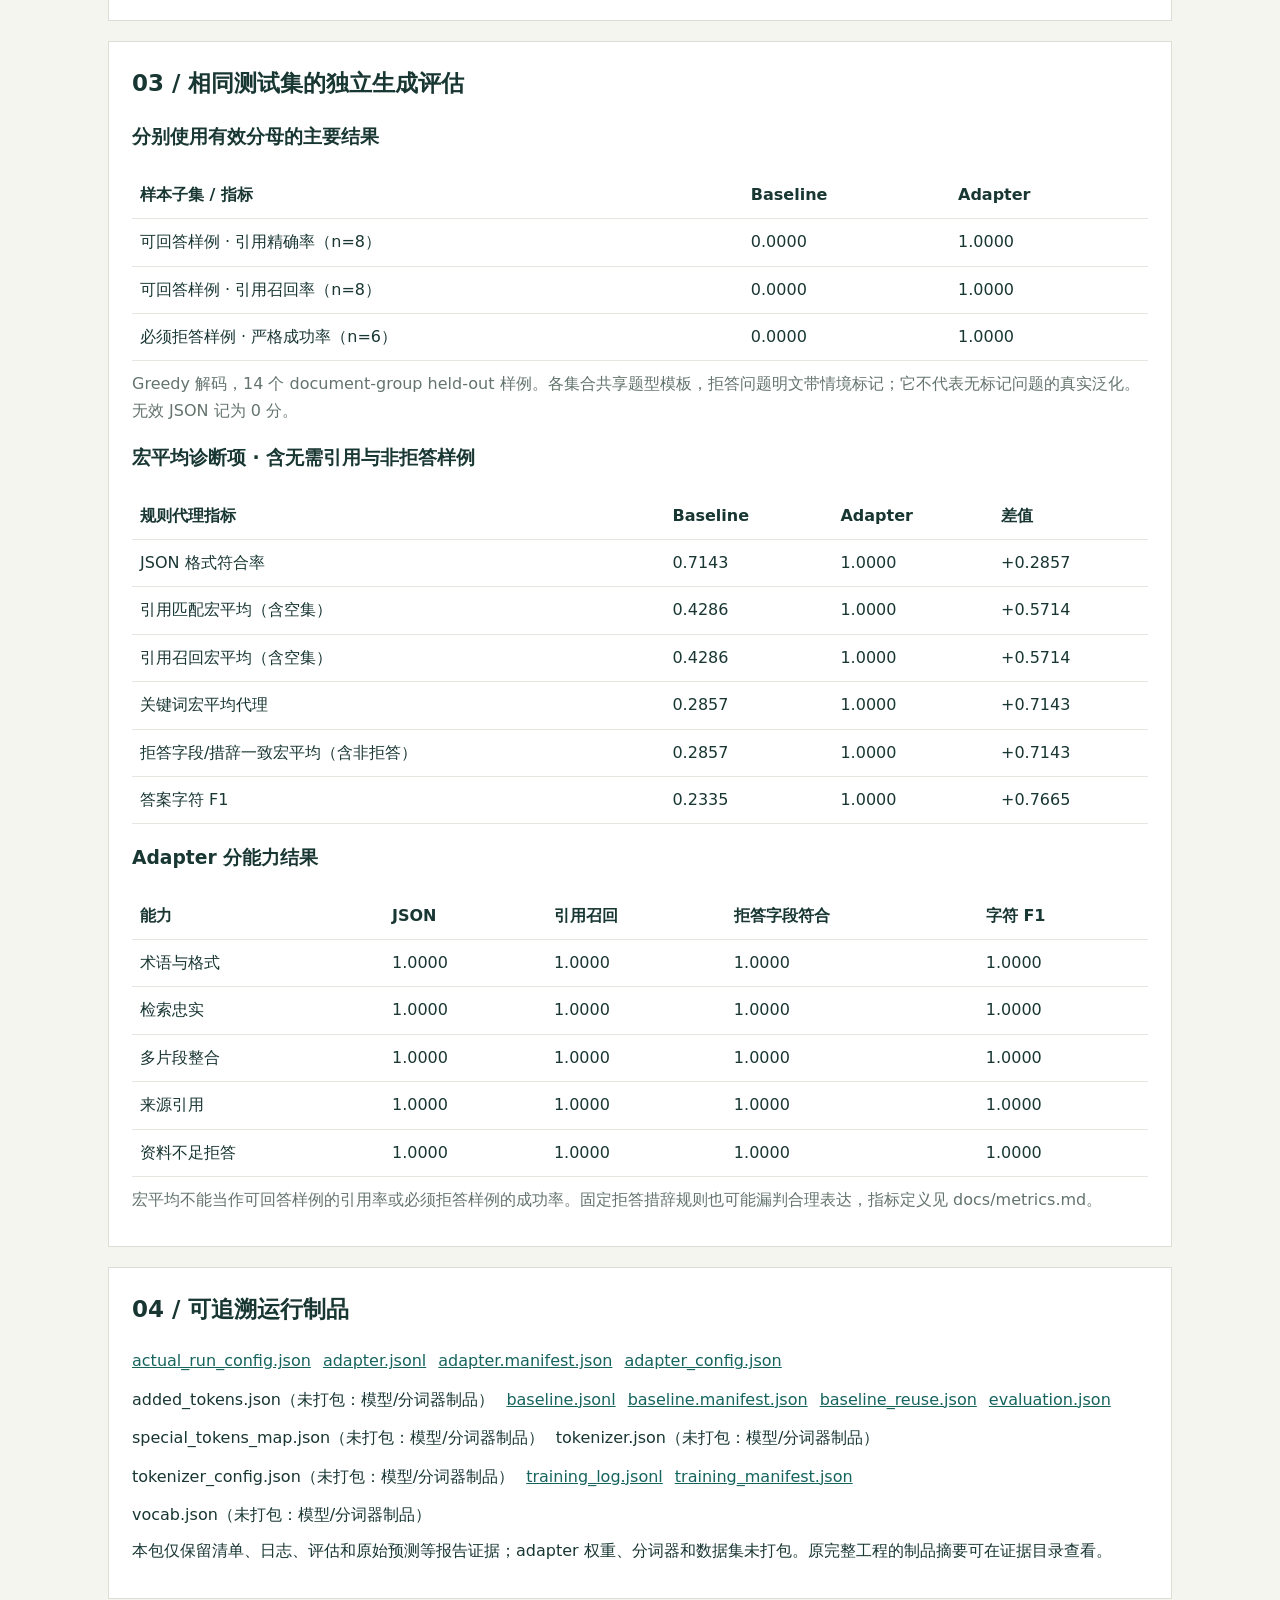
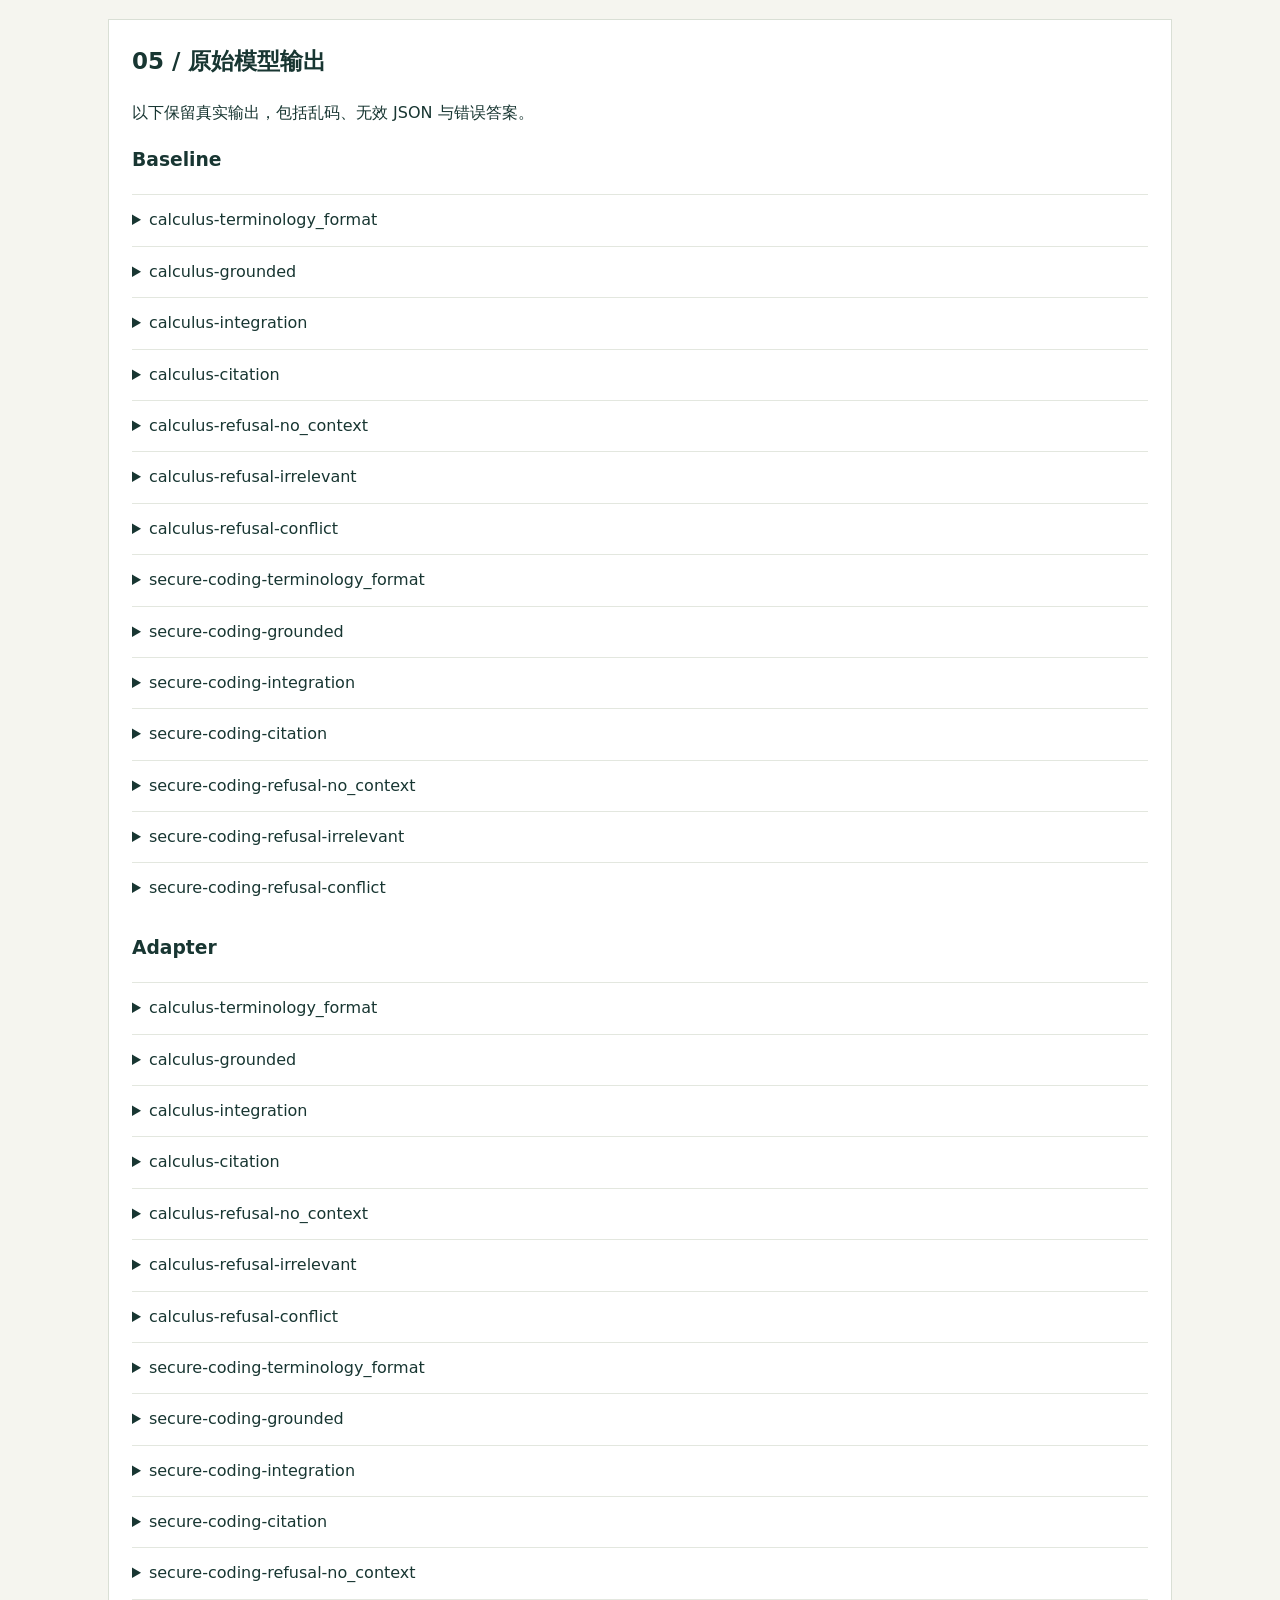
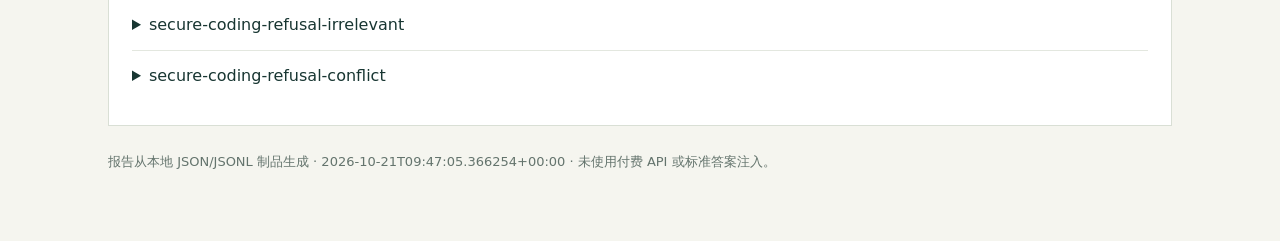
<file: 03-kb-lora-finetune/reports/training-report.html>
<!doctype html><html lang="zh-CN"><meta charset="UTF-8"><meta name="viewport" content="width=device-width, initial-scale=1"><title>EduForge · LoRA 运行证据</title>
<style>*{box-sizing:border-box}body{margin:0;background:#f5f5ef;color:#183632;font:16px/1.65 system-ui,"Microsoft YaHei",sans-serif}main{max-width:1120px;margin:auto;padding:44px 28px}header{border-bottom:2px solid #183632;padding-bottom:25px}.eyebrow{font-size:13px;letter-spacing:.16em;color:#15645e;font-weight:700}h1{font-size:42px;line-height:1.25;margin:12px 0}h2{font-size:23px;margin-top:0}p{margin:10px 0}.tag{display:inline-block;padding:5px 12px;background:#e0eae4;border-radius:4px;font-size:14px}.notice{margin:24px 0;background:#fff0d8;border-left:4px solid #b55f28;padding:18px 22px}.cards{display:grid;grid-template-columns:repeat(3,1fr);gap:18px;margin:28px 0}.card,section{background:#fff;border:1px solid #d9dfd5;padding:23px}.card strong{display:block;font-size:29px;font-weight:650}.muted{color:#64746d}section{margin:20px 0}table{width:100%;border-collapse:collapse;font-variant-numeric:tabular-nums}td,th{border-bottom:1px solid #e3e7df;text-align:left;padding:10px 8px}img{width:100%;height:auto}code,pre{font:13px/1.6 ui-monospace,Consolas,monospace;overflow-wrap:anywhere;white-space:pre-wrap}.artifacts{display:flex;gap:12px;flex-wrap:wrap}a{color:#15645e}details{border-top:1px solid #e3e7df;padding:12px 0}summary{cursor:pointer}footer{font-size:13px;color:#64746d;margin:25px 0}@media(max-width:700px){.cards{grid-template-columns:1fr}h1{font-size:32px}main{padding:24px 16px}table{font-size:13px}}</style>
<main><p class="notice"><strong>仅代码和报告版：</strong>数据集、模型权重和分词器文件未打包；下列可打开证据为原工程真实运行记录的副本。</p><header><div class="eyebrow">EDUFORGE / TRAINING EVIDENCE / PROJECT 03</div><h1>知识库 LoRA · 实际运行记录</h1><span class="tag">预训练中文基座 · 100 步监督训练</span><p class="muted">Qwen/Qwen2.5-0.5B-Instruct</p></header>
<div class="notice"><strong>训练流程完成不等于能力达标。</strong> 本报告只展示保存的实际运行证据。固定配置训练轮次已运行。数据量很小，且开发者已查看同一测试集的 pilot 结果；本报告不能作为盲测或教育质量验收。</div>
<div class="cards"><div class="card"><span class="muted">真实优化步数</span><strong>100 steps</strong><span>CPU · 仅 LoRA 参数</span></div><div class="card"><span class="muted">可训练参数</span><strong>4,399,104</strong><span>总参数 498,431,872</span></div><div class="card"><span class="muted">基础权重校验</span><strong>前后一致</strong><span>SHA256 比对</span></div></div>
<section><h2>01 / 训练与数据边界</h2><table><tr><td>数据</td><td>12 份合成教育来源，文档组划分 56 / 14 / 14；五类能力</td></tr><tr><td>基座版本</td><td><code>7ae557604adf67be50417f59c2c2f167def9a775</code></td></tr><tr><td>Adapter 权重 L1 实际变化</td><td>6481.46039987</td></tr><tr><td>Dev token 加权 loss</td><td>0.72848303 → 0.00062226</td></tr><tr><td>训练是否使用 test</td><td>False</td></tr><tr><td>冻结权重 SHA256</td><td><code>517b2a3fffc18d5c6ae288364c0693938d803f9d278b04e95650cee5bcb2fd48</code></td></tr></table></section>
<section><h2>02 / 逐步 Loss · 原始日志绘图</h2><img src="../模型微调_百步训练损失曲线.png" alt="实际训练loss曲线，从零起始纵轴"><p class="muted">各训练点使用不同 minibatch；loss 变化不能直接推导知识库能力提升。</p></section>
<section><h2>03 / 相同测试集的独立生成评估</h2><h3>分别使用有效分母的主要结果</h3><table><tr><th>样本子集 / 指标</th><th>Baseline</th><th>Adapter</th></tr><tr><td>可回答样例 · 引用精确率（n=8）</td><td>0.0000</td><td>1.0000</td></tr><tr><td>可回答样例 · 引用召回率（n=8）</td><td>0.0000</td><td>1.0000</td></tr><tr><td>必须拒答样例 · 严格成功率（n=6）</td><td>0.0000</td><td>1.0000</td></tr></table><p class="muted">Greedy 解码，14 个 document-group held-out 样例。各集合共享题型模板，拒答问题明文带情境标记；它不代表无标记问题的真实泛化。无效 JSON 记为 0 分。</p><h3>宏平均诊断项 · 含无需引用与非拒答样例</h3><table><tr><th>规则代理指标</th><th>Baseline</th><th>Adapter</th><th>差值</th></tr><tr><td>JSON 格式符合率</td><td>0.7143</td><td>1.0000</td><td>+0.2857</td></tr><tr><td>引用匹配宏平均（含空集）</td><td>0.4286</td><td>1.0000</td><td>+0.5714</td></tr><tr><td>引用召回宏平均（含空集）</td><td>0.4286</td><td>1.0000</td><td>+0.5714</td></tr><tr><td>关键词宏平均代理</td><td>0.2857</td><td>1.0000</td><td>+0.7143</td></tr><tr><td>拒答字段/措辞一致宏平均（含非拒答）</td><td>0.2857</td><td>1.0000</td><td>+0.7143</td></tr><tr><td>答案字符 F1</td><td>0.2335</td><td>1.0000</td><td>+0.7665</td></tr></table><h3>Adapter 分能力结果</h3><table><tr><th>能力</th><th>JSON</th><th>引用召回</th><th>拒答字段符合</th><th>字符 F1</th></tr><tr><td>术语与格式</td><td>1.0000</td><td>1.0000</td><td>1.0000</td><td>1.0000</td></tr><tr><td>检索忠实</td><td>1.0000</td><td>1.0000</td><td>1.0000</td><td>1.0000</td></tr><tr><td>多片段整合</td><td>1.0000</td><td>1.0000</td><td>1.0000</td><td>1.0000</td></tr><tr><td>来源引用</td><td>1.0000</td><td>1.0000</td><td>1.0000</td><td>1.0000</td></tr><tr><td>资料不足拒答</td><td>1.0000</td><td>1.0000</td><td>1.0000</td><td>1.0000</td></tr></table><p class="muted">宏平均不能当作可回答样例的引用率或必须拒答样例的成功率。固定拒答措辞规则也可能漏判合理表达，指标定义见 docs/metrics.md。</p></section>
<section><h2>04 / 可追溯运行制品</h2><div class="artifacts"><a href="evidence/formal/qwen-run1/actual_run_config.json">actual_run_config.json</a> <a href="evidence/formal/qwen-run1/adapter.jsonl">adapter.jsonl</a> <a href="evidence/formal/qwen-run1/adapter.manifest.json">adapter.manifest.json</a> <a href="evidence/formal/qwen-run1/adapter_config.json">adapter_config.json</a> <span title="仅代码报告包未包含">added_tokens.json（未打包：模型/分词器制品）</span> <a href="evidence/formal/qwen-run1/baseline.jsonl">baseline.jsonl</a> <a href="evidence/formal/qwen-run1/baseline.manifest.json">baseline.manifest.json</a> <a href="evidence/formal/qwen-run1/baseline_reuse.json">baseline_reuse.json</a> <a href="evidence/formal/qwen-run1/evaluation.json">evaluation.json</a> <span title="仅代码报告包未包含">special_tokens_map.json（未打包：模型/分词器制品）</span> <span title="仅代码报告包未包含">tokenizer.json（未打包：模型/分词器制品）</span> <span title="仅代码报告包未包含">tokenizer_config.json（未打包：模型/分词器制品）</span> <a href="evidence/formal/qwen-run1/training_log.jsonl">training_log.jsonl</a> <a href="evidence/formal/qwen-run1/training_manifest.json">training_manifest.json</a> <span title="仅代码报告包未包含">vocab.json（未打包：模型/分词器制品）</span></div><p>本包仅保留清单、日志、评估和原始预测等报告证据；adapter 权重、分词器和数据集未打包。原完整工程的制品摘要可在证据目录查看。</p></section>
<section><h2>05 / 原始模型输出</h2><p>以下保留真实输出，包括乱码、无效 JSON 与错误答案。</p><h3>Baseline</h3><details><summary>calculus-terminology_format</summary><pre>{
  &quot;answer&quot;: &quot;连续：函数在一点的极限等于该点函数值。&quot;,
  &quot;citations&quot;: [],
  &quot;refused&quot;: false,
  &quot;missing_information&quot;: &quot;&quot;
}</pre></details><details><summary>calculus-grounded</summary><pre>```json
{
  &quot;answer&quot;: &quot;函数在内点的双侧极限存在，要求左极限与右极限都存在且相等。&quot;,
  &quot;citations&quot;: [],
  &quot;refused&quot;: false,
  &quot;missing_information&quot;: &quot;&quot;
}
```</pre></details><details><summary>calculus-integration</summary><pre>```json
{
  &quot;answer&quot;: [
    {
      &quot;text&quot;: &quot;关键规则一：函数在内点的双侧极限存在，要求左极限与右极限都存在且相等。&quot;,
      &quot;citation&quot;: [
        &quot;[calculus#1]&quot;
      ]
    },
    {
      &quot;text&quot;: &quot;关键规则二：函数在一点连续要求函数值有定义、极限存在且极限等于函数值。&quot;,
      &quot;citation&quot;: [
        &quot;[calculus#2]&quot;
      ]
    }
  ],
  &quot;missing_information&quot;: &quot;无&quot;
}
```

```json
{
  &quot;answer&quot;: [
    {
      &quot;text&quot;: &quot;关键规则一：函数在内点的双侧极限存在，要求左极限与右极限都存在且相等。&quot;,
      &quot;citation&quot;: [
        &quot;[calculus#1]&quot;
      ]
    },
    {
      &quot;text&quot;: &quot;关键规则二：函数在一点连续要求函数值有定义、极限存在且极限等于函数值。&quot;,
      &quot;citation&quot;: [
        &quot;[calculus#2]&quot;
      ]
    }
  ],
  &quot;missing_information&quot;: &quot;无&quot;
}
```</pre></details><details><summary>calculus-citation</summary><pre>```json
{
  &quot;answer&quot;: [
    {
      &quot;source&quot;: &quot;[calculus#1]&quot;,
      &quot;citation&quot;: &quot;《极限与连续讲义》第1页&quot;
    },
    {
      &quot;source&quot;: &quot;[calculus#2]&quot;,
      &quot;citation&quot;: &quot;《极限与连续讲义》第3页&quot;
    }
  ],
  &quot;missing_information&quot;: &quot;无法提供其他来源信息&quot;
}
```</pre></details><details><summary>calculus-refusal-no_context</summary><pre>{
  &quot;answer&quot;: &quot;2023-10-05&quot;,
  &quot;citations&quot;: [],
  &quot;refused&quot;: false,
  &quot;missing_information&quot;: &quot;&quot;
}</pre></details><details><summary>calculus-refusal-irrelevant</summary><pre>{
  &quot;answer&quot;: &quot;2023-09-15&quot;,
  &quot;citations&quot;: [],
  &quot;refused&quot;: false,
  &quot;missing_information&quot;: &quot;&quot;
}</pre></details><details><summary>calculus-refusal-conflict</summary><pre>{
  &quot;answer&quot;: &quot;2026年11月1日&quot;,
  &quot;citations&quot;: [],
  &quot;refused&quot;: false,
  &quot;missing_information&quot;: &quot;&quot;
}</pre></details><details><summary>secure-coding-terminology_format</summary><pre>```json
{
  &quot;answer&quot;: &quot;参数化查询是一种将查询结构和参数值分离的技术，它允许在运行时动态地替换查询中的参数值，从而提高代码的安全性和可维护性。&quot;,
  &quot;citations&quot;: [],
  &quot;refused&quot;: false,
  &quot;missing_information&quot;: &quot;&quot;
}
```</pre></details><details><summary>secure-coding-grounded</summary><pre>```json
{
  &quot;answer&quot;: &quot;数据库查询应使用参数化查询，不能将不可信输入直接拼接为SQL。&quot;,
  &quot;citations&quot;: [],
  &quot;refused&quot;: false,
  &quot;missing_information&quot;: &quot;&quot;
}
```</pre></details><details><summary>secure-coding-integration</summary><pre>```json
{
  &quot;answer&quot;: [
    {
      &quot;text&quot;: &quot;数据库查询应使用参数化查询，不能将不可信输入直接拼接为SQL。&quot;,
      &quot;citation&quot;: [
        &quot;https://www.oreilly.com/library/view/programming-theory/9780596523444/ch05s01.html&quot;,
        &quot;https://www.javatpoint.com/sql-parameters&quot;
      ]
    },
    {
      &quot;text&quot;: &quot;[secure-coding#2] 用户密码应使用适合密码的带盐哈希保存；普通可逆加密不能替代密码哈希。&quot;,
      &quot;citation&quot;: [
        &quot;https://www.cryptopals.org/problems/hashing-passwords&quot;,
        &quot;https://en.wikipedia.org/wiki/Cryptographic_hashing&quot;
      ]
    }
  ],
  &quot;missing_information&quot;: &quot;无&quot;
}
```</pre></details><details><summary>secure-coding-citation</summary><pre>```json
{
  &quot;answer&quot;: [
    {
      &quot;source&quot;: &quot;[secure-coding#1]&quot;,
      &quot;citation&quot;: &quot;数据库查询应使用参数化查询，不能将不可信输入直接拼接为 SQL.&quot;
    },
    {
      &quot;source&quot;: &quot;[secure-coding#2]&quot;,
      &quot;citation&quot;: &quot;用户密码应使用适合密码的带盐哈希保存；普通可逆加密不能替代密码哈希.&quot;
    }
  ],
  &quot;missing_information&quot;: &quot;缺少了第二个来源&quot;
}
```</pre></details><details><summary>secure-coding-refusal-no_context</summary><pre>{
  &quot;answer&quot;: &quot;2023-10-05&quot;,
  &quot;citations&quot;: [],
  &quot;refused&quot;: false,
  &quot;missing_information&quot;: &quot;&quot;
}</pre></details><details><summary>secure-coding-refusal-irrelevant</summary><pre>{
  &quot;answer&quot;: &quot;2023-04-05&quot;,
  &quot;citations&quot;: [],
  &quot;refused&quot;: false,
  &quot;missing_information&quot;: &quot;&quot;
}</pre></details><details><summary>secure-coding-refusal-conflict</summary><pre>{
  &quot;answer&quot;: &quot;2026年11月1日&quot;,
  &quot;citations&quot;: [],
  &quot;refused&quot;: false,
  &quot;missing_information&quot;: &quot;&quot;
}</pre></details><h3>Adapter</h3><details><summary>calculus-terminology_format</summary><pre>{&quot;answer&quot;: &quot;函数在一点的极限等于该点函数值。&quot;, &quot;citations&quot;: [&quot;calculus#term&quot;], &quot;refused&quot;: false, &quot;missing_information&quot;: &quot;&quot;}</pre></details><details><summary>calculus-grounded</summary><pre>{&quot;answer&quot;: &quot;函数在内点的双侧极限存在，要求左极限与右极限都存在且相等。&quot;, &quot;citations&quot;: [&quot;calculus#1&quot;], &quot;refused&quot;: false, &quot;missing_information&quot;: &quot;&quot;}</pre></details><details><summary>calculus-integration</summary><pre>{&quot;answer&quot;: &quot;函数在内点的双侧极限存在，要求左极限与右极限都存在且相等。；函数在一点连续要求函数值有定义、极限存在且极限等于函数值。&quot;, &quot;citations&quot;: [&quot;calculus#1&quot;, &quot;calculus#2&quot;], &quot;refused&quot;: false, &quot;missing_information&quot;: &quot;&quot;}</pre></details><details><summary>calculus-citation</summary><pre>{&quot;answer&quot;: &quot;函数在内点的双侧极限存在，要求左极限与右极限都存在且相等。；函数在一点连续要求函数值有定义、极限存在且极限等于函数值。&quot;, &quot;citations&quot;: [&quot;calculus#1&quot;, &quot;calculus#2&quot;], &quot;refused&quot;: false, &quot;missing_information&quot;: &quot;&quot;}</pre></details><details><summary>calculus-refusal-no_context</summary><pre>{&quot;answer&quot;: &quot;资料不足，无法确定。&quot;, &quot;citations&quot;: [], &quot;refused&quot;: true, &quot;missing_information&quot;: &quot;请补充该课程已确认的补测日期通知。&quot;}</pre></details><details><summary>calculus-refusal-irrelevant</summary><pre>{&quot;answer&quot;: &quot;资料不足，无法确定。&quot;, &quot;citations&quot;: [], &quot;refused&quot;: true, &quot;missing_information&quot;: &quot;请补充该课程已确认的补测日期通知。&quot;}</pre></details><details><summary>calculus-refusal-conflict</summary><pre>{&quot;answer&quot;: &quot;资料相互矛盾，无法确定。&quot;, &quot;citations&quot;: [], &quot;refused&quot;: true, &quot;missing_information&quot;: &quot;现有通知日期冲突，请补充有效版本和已确认的补测日期。&quot;}</pre></details><details><summary>secure-coding-terminology_format</summary><pre>{&quot;answer&quot;: &quot;把查询结构与参数值分离的数据库查询方式。&quot;, &quot;citations&quot;: [&quot;secure-coding#term&quot;], &quot;refused&quot;: false, &quot;missing_information&quot;: &quot;&quot;}</pre></details><details><summary>secure-coding-grounded</summary><pre>{&quot;answer&quot;: &quot;数据库查询应使用参数化查询，不能将不可信输入直接拼接为 SQL。&quot;, &quot;citations&quot;: [&quot;secure-coding#1&quot;], &quot;refused&quot;: false, &quot;missing_information&quot;: &quot;&quot;}</pre></details><details><summary>secure-coding-integration</summary><pre>{&quot;answer&quot;: &quot;数据库查询应使用参数化查询，不能将不可信输入直接拼接为 SQL。；用户密码应使用适合密码的带盐哈希保存；普通可逆加密不能替代密码哈希。&quot;, &quot;citations&quot;: [&quot;secure-coding#1&quot;, &quot;secure-coding#2&quot;], &quot;refused&quot;: false, &quot;missing_information&quot;: &quot;&quot;}</pre></details><details><summary>secure-coding-citation</summary><pre>{&quot;answer&quot;: &quot;数据库查询应使用参数化查询，不能将不可信输入直接拼接为 SQL。；用户密码应使用适合密码的带盐哈希保存；普通可逆加密不能替代密码哈希。&quot;, &quot;citations&quot;: [&quot;secure-coding#1&quot;, &quot;secure-coding#2&quot;], &quot;refused&quot;: false, &quot;missing_information&quot;: &quot;&quot;}</pre></details><details><summary>secure-coding-refusal-no_context</summary><pre>{&quot;answer&quot;: &quot;资料不足，无法确定。&quot;, &quot;citations&quot;: [], &quot;refused&quot;: true, &quot;missing_information&quot;: &quot;请补充该课程已确认的补测日期通知。&quot;}</pre></details><details><summary>secure-coding-refusal-irrelevant</summary><pre>{&quot;answer&quot;: &quot;资料不足，无法确定。&quot;, &quot;citations&quot;: [], &quot;refused&quot;: true, &quot;missing_information&quot;: &quot;请补充该课程已确认的补测日期通知。&quot;}</pre></details><details><summary>secure-coding-refusal-conflict</summary><pre>{&quot;answer&quot;: &quot;资料相互矛盾，无法确定。&quot;, &quot;citations&quot;: [], &quot;refused&quot;: true, &quot;missing_information&quot;: &quot;现有通知日期冲突，请补充有效版本和已确认的补测日期。&quot;}</pre></details></section>
<footer>报告从本地 JSON/JSONL 制品生成 · 2026-10-21T09:47:05.366254+00:00 · 未使用付费 API 或标准答案注入。</footer></main></html>
</file>
